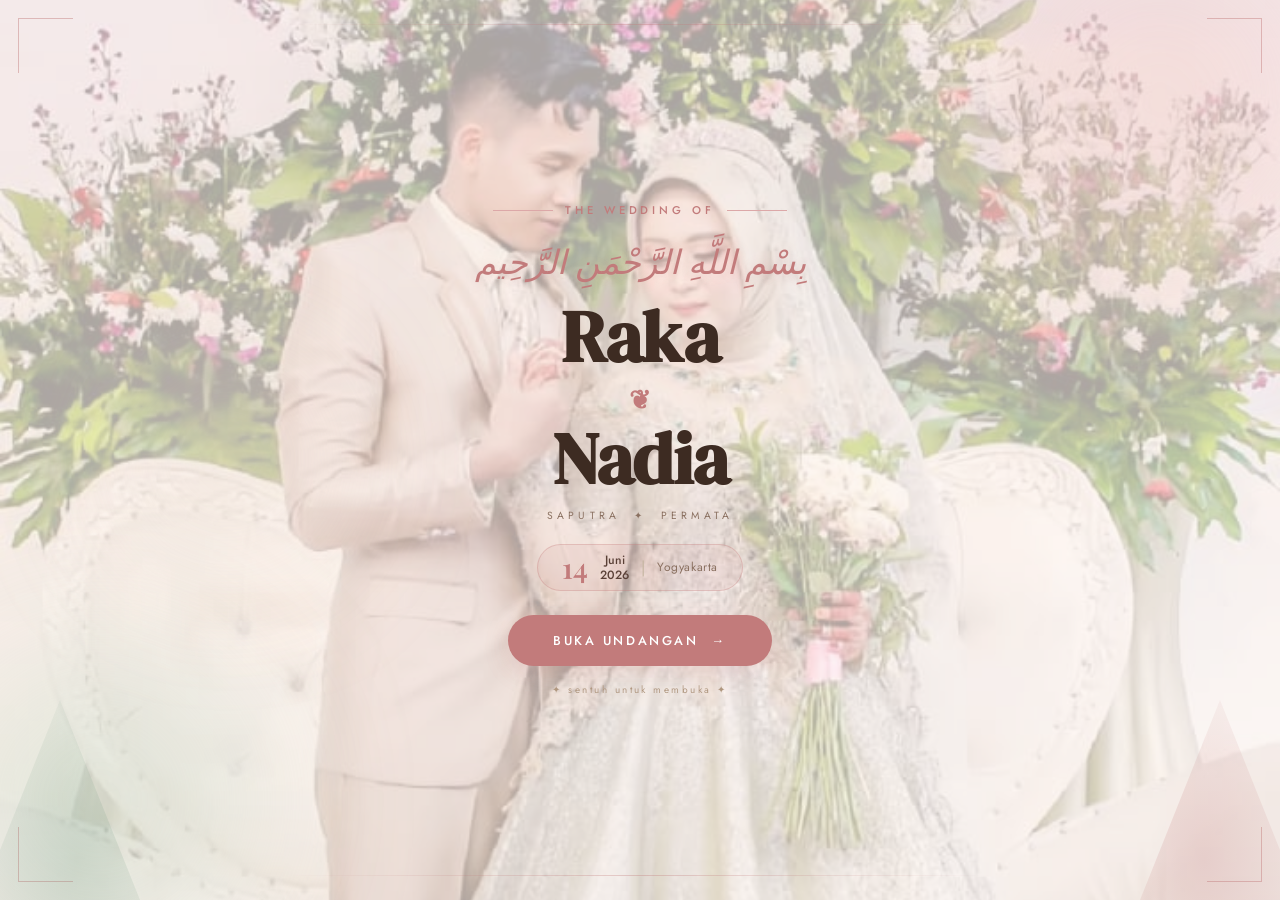
<file: index.html>
<!DOCTYPE html>
<html lang="id">

<head>
  <meta charset="UTF-8" />
  <meta name="viewport" content="width=device-width, initial-scale=1.0" />
  <title>Undangan Pernikahan — Raka & Nadia</title>
  <link rel="stylesheet" href="style.css" />
  <link rel="preconnect" href="https://fonts.googleapis.com" />
  <link rel="preconnect" href="https://fonts.gstatic.com" crossorigin />
  <link
    href="https://fonts.googleapis.com/css2?family=Playfair+Display:ital,wght@0,400;0,600;0,700;1,400;1,600&family=DM+Serif+Display:ital@0;1&family=Jost:wght@300;400;500&display=swap"
    rel="stylesheet" />
</head>

<body>

  <!-- ========== COVER PAGE ========== -->
  <section id="cover-page" class="page cover-page">
    <div class="cover-bg-shapes">
      <div class="bg-blob b1"></div>
      <div class="bg-blob b2"></div>
      <div class="bg-blob b3"></div>
    </div>
    <div class="petals-container" id="petals-bg"></div>

    <div class="cover-frame">
      <div class="cf-corner tl"></div>
      <div class="cf-corner tr"></div>
      <div class="cf-corner bl"></div>
      <div class="cf-corner br"></div>
      <div class="cf-side-h top"></div>
      <div class="cf-side-h bottom"></div>
    </div>

    <div class="cover-content">
      <div class="cover-eyebrow reveal-up delay-1">
        <span class="ey-line"></span>
        <span class="ey-text">The Wedding of</span>
        <span class="ey-line"></span>
      </div>

      <p class="bismillah-cover reveal-fade delay-2">بِسْمِ اللَّهِ الرَّحْمَنِ الرَّحِيم</p>

      <h1 class="cover-names reveal-up delay-3">
        <span class="cn-name">Raka</span>
        <span class="cn-amp">❦</span>
        <span class="cn-name">Nadia</span>
      </h1>

      <div class="cover-monogram reveal-fade delay-4">SAPUTRA &nbsp;✦&nbsp; PERMATA</div>

      <div class="cover-date-strip reveal-up delay-4">
        <span class="cds-num">14</span>
        <div class="cds-text">
          <span>Juni</span>
          <span>2026</span>
        </div>
        <span class="cds-sep">|</span>
        <span class="cds-loc">Yogyakarta</span>
      </div>

      <div class="guest-cover" id="guestDisplay" style="display:none;">
        <p class="gc-to">Kepada Yth.</p>
        <p class="gc-name" id="guestNameCover">—</p>
      </div>

      <button class="cover-btn reveal-up delay-5" onclick="openInvitation()">
        Buka Undangan &nbsp;→
      </button>
      <p class="cover-hint reveal-fade delay-6">✦ sentuh untuk membuka ✦</p>
    </div>

    <div class="leaf-deco leaf-l"></div>
    <div class="leaf-deco leaf-r"></div>
  </section>

  <!-- ========== INVITATION PAGE ========== -->
  <section id="invitation-page" class="page invitation-page hidden">

    <audio id="bgMusic" loop>
      <source src="Westlife - Beautiful in white (Lyrics).mp3" type="audio/mpeg" />
    </audio>

    <!-- Floating Action Buttons -->
    <div class="fab-group">
      <button class="fab music-fab" id="musicBtn" onclick="toggleMusic()" title="Musik">
        <span id="musicIcon">♪</span>
      </button>
    </div>

    <div class="petals-container" id="petals-inv"></div>

    <!-- Side Nav Dots -->
    <nav class="section-nav">
      <button onclick="scrollToSection('hero')" class="nd active" title="Beranda"></button>
      <button onclick="scrollToSection('couple')" class="nd" title="Mempelai"></button>
      <button onclick="scrollToSection('lovestory')" class="nd" title="Love Story"></button>
      <button onclick="scrollToSection('event')" class="nd" title="Acara"></button>
      <button onclick="scrollToSection('gallery')" class="nd" title="Galeri"></button>
      <button onclick="scrollToSection('wishes')" class="nd" title="Ucapan"></button>
    </nav>

    <!-- ─── HERO ─── -->
    <div class="inv-section s-hero" id="hero">
      <div class="petals-container" id="petals-hero"></div>
      <div class="inv-corner-frame">
        <div class="cf-corner tl sm"></div>
        <div class="cf-corner tr sm"></div>
        <div class="cf-corner bl sm"></div>
        <div class="cf-corner br sm"></div>
      </div>
      <div class="section-content text-center">
        <p class="bismillah-inv">بِسْمِ اللَّهِ الرَّحْمَنِ الرَّحِيم</p>
        <p class="inv-greeting">Assalamu'alaikum Warahmatullahi Wabarakatuh</p>
        <div class="slim-div"><span></span><span class="sd-gem">✦</span><span></span></div>
        <p class="inv-intro">Dengan memohon rahmat dan ridho Allah SWT, kami mengundang</p>
        <div class="guest-card" id="guestCard">
          <p class="guest-prefix">Bapak / Ibu / Saudara/i</p>
          <p class="guest-name" id="guestNameInv">Seluruh Tamu Undangan</p>
        </div>
        <p class="inv-intro">untuk hadir memberikan doa restu pada pernikahan kami</p>
        <h2 class="inv-couple">
          <span>Raka Saputra</span>
          <span class="ic-sep">❦</span>
          <span>Nadia Permata</span>
        </h2>
      </div>
    </div>

    <!-- ─── COUPLE ─── -->
    <div class="inv-section s-alt" id="couple">
      <div class="section-content">
        <div class="sec-hdr scroll-reveal">
          <span class="sh-ln"></span>
          <h3 class="sh-ttl">Mempelai</h3><span class="sh-ln"></span>
        </div>
        <div class="couple-wrap">
          <div class="cp-card scroll-reveal">
            <div class="cp-frame">
              <img src="mempelai pria.jpg" alt="Foto Mempelai Pria - Raka Saputra" class="cp-img"
                onerror="this.style.display='none';this.nextElementSibling.style.display='flex';" />
              <div class="cp-fallback groom-fb"><span>RS</span></div>
              <div class="cp-ring"></div>
              <div class="cp-badge">Mempelai Pria</div>
            </div>
            <div class="cp-info">
              <h4 class="cp-fullname">Raka Saputra, S.Kom</h4>
              <p class="cp-sub">Putra pertama dari</p>
              <p class="cp-parents">Bapak H. Darmawan &amp; Ibu Hj. Siti Rahayu</p>
            </div>
          </div>

          <div class="cp-center scroll-reveal">
            <div class="cpc-inner">
              <span class="cpc-icon">💍</span>
              <p class="cpc-txt">bersatu dalam<br>ikatan suci</p>
            </div>
          </div>

          <div class="cp-card scroll-reveal delay-1">
            <div class="cp-frame">
              <img src="mempelai wanita.jpg" alt="Foto Mempelai Wanita - Nadia Permata" class="cp-img"
                onerror="this.style.display='none';this.nextElementSibling.style.display='flex';" />
              <div class="cp-fallback bride-fb"><span>NP</span></div>
              <div class="cp-ring"></div>
              <div class="cp-badge bride-badge">Mempelai Wanita</div>
            </div>
            <div class="cp-info">
              <h4 class="cp-fullname">Nadia Permata, S.Pd</h4>
              <p class="cp-sub">Putri pertama dari</p>
              <p class="cp-parents">Bapak H. Kurniawan &amp; Ibu Hj. Dewi Lestari</p>
            </div>
          </div>
        </div>
      </div>
    </div>

    <!-- ─── LOVE STORY ─── -->
    <div class="inv-section s-lovestory" id="lovestory">
      <div class="ls-watermark">LOVE</div>
      <div class="section-content">
        <div class="sec-hdr scroll-reveal">
          <span class="sh-ln"></span>
          <h3 class="sh-ttl">Perjalanan Kami</h3><span class="sh-ln"></span>
        </div>
        <p class="ls-sub scroll-reveal">— Our Love Story —</p>

        <div class="timeline">

          <div class="tl-node left scroll-reveal">
            <div class="tl-dot-wrap">
              <div class="tl-dot"><span>💫</span></div>
            </div>
            <div class="tl-card">
              <span class="tl-yr">2018</span>
              <h4 class="tl-title">Pertemuan Pertama</h4>
              <p class="tl-body">Takdir mempertemukan kami di bangku kuliah yang sama. Satu tatapan sederhana yang
                menjadi awal dari segalanya — sebuah halaman pertama dari kisah yang indah.</p>
            </div>
          </div>

          <div class="tl-node right scroll-reveal delay-1">
            <div class="tl-dot-wrap">
              <div class="tl-dot"><span>🌱</span></div>
            </div>
            <div class="tl-card">
              <span class="tl-yr">2019</span>
              <h4 class="tl-title">Bertumbuh Bersama</h4>
              <p class="tl-body">Dari sekadar teman sekelas menjadi sahabat terbaik. Bersama melewati masa-masa sulit
                dan penuh tawa selama perjalanan kuliah yang tak terlupakan.</p>
            </div>
          </div>

          <div class="tl-node left scroll-reveal delay-1">
            <div class="tl-dot-wrap">
              <div class="tl-dot"><span>💌</span></div>
            </div>
            <div class="tl-card">
              <span class="tl-yr">2020</span>
              <h4 class="tl-title">Pengakuan Cinta</h4>
              <p class="tl-body">Di bawah langit senja yang jingga, ia akhirnya mengungkapkan perasaannya. Sebuah momen
                magis yang akan selamanya terukir di hati.</p>
            </div>
          </div>

          <div class="tl-node right scroll-reveal delay-2">
            <div class="tl-dot-wrap">
              <div class="tl-dot"><span>🌸</span></div>
            </div>
            <div class="tl-card">
              <span class="tl-yr">2022</span>
              <h4 class="tl-title">Lamaran</h4>
              <p class="tl-body">Dengan penuh keberanian dan doa yang tulus, ia datang melamar. Sebuah janji suci yang
                diucapkan dengan haru di hadapan kedua keluarga tercinta.</p>
            </div>
          </div>

          <div class="tl-node left scroll-reveal delay-2">
            <div class="tl-dot-wrap">
              <div class="tl-dot"><span>💍</span></div>
            </div>
            <div class="tl-card highlight">
              <span class="tl-yr">2026</span>
              <h4 class="tl-title">Menuju Pelaminan</h4>
              <p class="tl-body">Setelah perjalanan panjang penuh warna, saatnya kami resmi bersatu dalam ikatan
                pernikahan yang suci dan penuh berkah. Dan kisah ini baru saja dimulai...</p>
            </div>
          </div>

        </div>

        <div class="ls-quote-box scroll-reveal">
          <span class="lsq-mark">"</span>
          <p class="lsq-text">Cinta bukan soal menemukan orang yang sempurna, melainkan memilih untuk setia pada
            seseorang dan tumbuh bersama dalam segala ketidaksempurnaan.</p>
        </div>
      </div>
    </div>

    <!-- ─── EVENT ─── -->
    <div class="inv-section s-alt" id="event">
      <div class="section-content">
        <div class="sec-hdr scroll-reveal">
          <span class="sh-ln"></span>
          <h3 class="sh-ttl">Rangkaian Acara</h3><span class="sh-ln"></span>
        </div>

        <div class="event-grid">
          <div class="ev-card scroll-reveal">
            <div class="ev-top">
              <span class="ev-badge akad">Akad Nikah</span>
              <span class="ev-icon">🕌</span>
            </div>
            <ul class="ev-details">
              <li><span class="evd-ico">📅</span> Sabtu, 14 Juni 2026</li>
              <li><span class="evd-ico">⏰</span> 08.00 – 10.00 WIB</li>
              <li><span class="evd-ico">📍</span> Masjid Al-Ikhlas, Jl. Mawar No.10, Yogyakarta</li>
            </ul>
            <div class="countdown" data-target="2026-06-14T08:00:00">
              <p class="cd-lbl-top">Hitung Mundur</p>
              <div class="cd-row">
                <div class="cd-unit"><span class="cd-n" data-unit="d">00</span><span class="cd-l">Hari</span></div>
                <span class="cd-col">:</span>
                <div class="cd-unit"><span class="cd-n" data-unit="h">00</span><span class="cd-l">Jam</span></div>
                <span class="cd-col">:</span>
                <div class="cd-unit"><span class="cd-n" data-unit="m">00</span><span class="cd-l">Menit</span></div>
                <span class="cd-col">:</span>
                <div class="cd-unit"><span class="cd-n" data-unit="s">00</span><span class="cd-l">Detik</span></div>
              </div>
            </div>
            <a href="https://maps.google.com/?q=Masjid+Al-Ikhlas+Yogyakarta" target="_blank" class="ev-map-btn">📍 Lihat
              di Google Maps</a>
            <div class="maps-embed">
              <iframe title="Lokasi Akad Nikah"
                src="https://www.google.com/maps/embed?pb=!1m18!1m12!1m3!1d3952.6!2d110.3695!3d-7.7956!2m3!1f0!2f0!3f0!3m2!1i1024!2i768!4f13.1!3m3!1m2!1s0x2e7a5786c5b21e9b%3A0x1a2b3c4d5e6f7890!2sMasjid+Al-Ikhlas%2C+Yogyakarta!5e0!3m2!1sid!2sid!4v1700000000000"
                width="100%" height="200" style="border:0;border-radius:10px;" allowfullscreen="" loading="lazy"
                referrerpolicy="no-referrer-when-downgrade"></iframe>
            </div>
          </div>

          <div class="ev-card scroll-reveal delay-1">
            <div class="ev-top">
              <span class="ev-badge resepsi">Resepsi</span>
              <span class="ev-icon">🎊</span>
            </div>
            <ul class="ev-details">
              <li><span class="evd-ico">📅</span> Sabtu, 14 Juni 2026</li>
              <li><span class="evd-ico">⏰</span> 11.00 – 15.00 WIB</li>
              <li><span class="evd-ico">📍</span> Gedung Graha Indah, Jl. Melati No.25, Yogyakarta</li>
            </ul>
            <div class="countdown" data-target="2026-06-14T11:00:00">
              <p class="cd-lbl-top">Hitung Mundur</p>
              <div class="cd-row">
                <div class="cd-unit"><span class="cd-n" data-unit="d">00</span><span class="cd-l">Hari</span></div>
                <span class="cd-col">:</span>
                <div class="cd-unit"><span class="cd-n" data-unit="h">00</span><span class="cd-l">Jam</span></div>
                <span class="cd-col">:</span>
                <div class="cd-unit"><span class="cd-n" data-unit="m">00</span><span class="cd-l">Menit</span></div>
                <span class="cd-col">:</span>
                <div class="cd-unit"><span class="cd-n" data-unit="s">00</span><span class="cd-l">Detik</span></div>
              </div>
            </div>
            <a href="https://maps.google.com/?q=Gedung+Graha+Indah+Yogyakarta" target="_blank" class="ev-map-btn">📍
              Lihat di Google Maps</a>
            <div class="maps-embed">
              <iframe title="Lokasi Resepsi"
                src="https://www.google.com/maps/embed?pb=!1m18!1m12!1m3!1d3952.5!2d110.3650!3d-7.8010!2m3!1f0!2f0!3f0!3m2!1i1024!2i768!4f13.1!3m3!1m2!1s0x2e7a578c!2sGedung+Graha+Indah%2C+Yogyakarta!5e0!3m2!1sid!2sid!4v1700000000001"
                width="100%" height="200" style="border:0;border-radius:10px;" allowfullscreen="" loading="lazy"
                referrerpolicy="no-referrer-when-downgrade"></iframe>
            </div>
          </div>
        </div>

        <blockquote class="ayat-box scroll-reveal">
          <p class="ayat-txt">"Dan di antara tanda-tanda kebesaran-Nya ialah Dia menciptakan pasangan-pasangan untukmu
            dari jenismu sendiri, agar kamu merasa tenteram kepadanya, dan Dia menjadikan di antaramu rasa kasih dan
            sayang."</p>
          <footer class="ayat-src">— QS. Ar-Rum : 21</footer>
        </blockquote>
      </div>
    </div>

    <!-- ─── GALLERY ─── -->
    <div class="inv-section s-gallery" id="gallery">
      <div class="section-content">
        <div class="sec-hdr scroll-reveal">
          <span class="sh-ln"></span>
          <h3 class="sh-ttl">Galeri Foto</h3><span class="sh-ln"></span>
        </div>
        <p class="gal-sub scroll-reveal">Momen berharga yang kami abadikan bersama</p>
        <div class="gal-grid">
          <div class="gi tall scroll-reveal">
            <img src="Foto1.jpg" alt="Foto Prewedding 1 - Raka & Nadia" loading="lazy"
              onerror="this.style.display='none';this.nextElementSibling.style.display='flex';" />
            <div class="gi-ph"><span>📸</span></div>
            <div class="gi-ov">Raka &amp; Nadia</div>
          </div>
          <div class="gi scroll-reveal delay-1">
            <img src="Foto2.jpg" alt="Foto Prewedding 2 - Raka & Nadia" loading="lazy"
              onerror="this.style.display='none';this.nextElementSibling.style.display='flex';" />
            <div class="gi-ph"><span>📸</span></div>
            <div class="gi-ov">Raka &amp; Nadia</div>
          </div>
          <div class="gi scroll-reveal delay-1">
            <img src="Foto3.jpg" alt="Foto Prewedding 3 - Raka & Nadia" loading="lazy"
              onerror="this.style.display='none';this.nextElementSibling.style.display='flex';" />
            <div class="gi-ph"><span>📸</span></div>
            <div class="gi-ov">Raka &amp; Nadia</div>
          </div>
          <div class="gi scroll-reveal delay-2">
            <img src="Foto4.jpg" alt="Foto Prewedding 4 - Raka & Nadia" loading="lazy"
              onerror="this.style.display='none';this.nextElementSibling.style.display='flex';" />
            <div class="gi-ph"><span>📸</span></div>
            <div class="gi-ov">Raka &amp; Nadia</div>
          </div>
          <div class="gi wide scroll-reveal delay-2">
            <img src="Foto5.jpg" alt="Foto Prewedding 5 - Raka & Nadia" loading="lazy"
              onerror="this.style.display='none';this.nextElementSibling.style.display='flex';" />
            <div class="gi-ph"><span>📸</span></div>
            <div class="gi-ov">Raka &amp; Nadia</div>
          </div>
          <div class="gi scroll-reveal delay-3">
            <img src="Foto6.jpg" alt="Foto Prewedding 6 - Raka & Nadia" loading="lazy"
              onerror="this.style.display='none';this.nextElementSibling.style.display='flex';" />
            <div class="gi-ph"><span>📸</span></div>
            <div class="gi-ov">Raka &amp; Nadia</div>
          </div>
        </div>
      </div>
    </div>

    <!-- ─── HADIAH ─── -->
    <div class="inv-section s-hadiah" id="hadiah">
      <div class="section-content">
        <div class="sec-hdr scroll-reveal">
          <span class="sh-ln"></span>
          <h3 class="sh-ttl">Hadiah Pernikahan</h3>
          <span class="sh-ln"></span>
        </div>
        <p class="hadiah-sub scroll-reveal">— Amplop Digital —</p>

        <div class="hadiah-intro scroll-reveal">
          <span class="hi-icon">🎁</span>
          <p class="hi-text">Doa dan kehadiran Anda adalah hadiah terbaik bagi kami.<br>
            Namun jika Anda ingin memberikan hadiah, silakan transfer melalui rekening berikut.</p>
        </div>

        <div class="rekening-grid">

          <!-- Mempelai Pria -->
          <div class="rek-card scroll-reveal">
            <div class="rek-header groom-hdr">
              <div class="rek-avatar g">RS</div>
              <div class="rek-identity">
                <p class="rek-role g">Mempelai Pria</p>
                <p class="rek-name">Raka Saputra</p>
              </div>
            </div>
            <div class="rek-body">
              <div class="rek-bank-row">
                <div class="rek-bank-logo rek-bni">BNI</div>
                <span class="rek-bank-name">Bank BNI</span>
              </div>
              <p class="rek-norek-lbl">Nomor Rekening</p>
              <p class="rek-norek" id="norek-groom">1234 5678 9012</p>
              <p class="rek-atas-nama">a.n. Raka Saputra</p>
              <button class="rek-copy-btn g" onclick="copyRek('norek-groom', this)">Salin Nomor Rekening</button>
            </div>
          </div>

          <!-- Mempelai Wanita -->
          <div class="rek-card scroll-reveal delay-1">
            <div class="rek-header bride-hdr">
              <div class="rek-avatar b">NP</div>
              <div class="rek-identity">
                <p class="rek-role b">Mempelai Wanita</p>
                <p class="rek-name">Nadia Permata</p>
              </div>
            </div>
            <div class="rek-body">
              <div class="rek-bank-row">
                <div class="rek-bank-logo rek-bca">BCA</div>
                <span class="rek-bank-name">Bank BCA</span>
              </div>
              <p class="rek-norek-lbl">Nomor Rekening</p>
              <p class="rek-norek" id="norek-bride">9876 5432 1098</p>
              <p class="rek-atas-nama">a.n. Nadia Permata</p>
              <button class="rek-copy-btn b" onclick="copyRek('norek-bride', this)">Salin Nomor Rekening</button>
            </div>
          </div>

        </div>

        <div class="hadiah-note scroll-reveal">
          <p>Mohon tuliskan nama Anda sebagai keterangan transfer.</p>
          <p>Jazakumullahu khairan atas kebaikan dan doa yang tulus. 🤍</p>
        </div>
      </div>
    </div>

    <!-- ─── WISHES ─── -->
    <div class="inv-section s-wishes" id="wishes">
      <div class="section-content">
        <div class="sec-hdr scroll-reveal">
          <span class="sh-ln"></span>
          <h3 class="sh-ttl">Ucapan &amp; Doa</h3><span class="sh-ln"></span>
        </div>
        <p class="wish-sub scroll-reveal">Doa dan ucapan tulus dari Anda sangat berarti bagi kami</p>

        <form class="wish-form scroll-reveal" onsubmit="submitWish(event)">
          <div class="form-row-2">
            <div class="form-grp">
              <label>Nama</label>
              <input type="text" id="wishName" placeholder="Nama Anda..." required />
            </div>
            <div class="form-grp">
              <label>Kehadiran</label>
              <select id="wishAttend">
                <option value="hadir">✅ Insya Allah Hadir</option>
                <option value="tidak">❌ Tidak Dapat Hadir</option>
                <option value="ragu">🤔 Masih Ragu</option>
              </select>
            </div>
          </div>
          <div class="form-grp">
            <label>Ucapan &amp; Doa</label>
            <textarea id="wishMessage" rows="3" placeholder="Tulis doa dan ucapan tulus untuk mempelai..."></textarea>
          </div>
          <button type="submit" class="wish-btn">Kirim Ucapan ✦</button>
        </form>

        <div class="wish-list" id="wishesList"></div>
      </div>
    </div>

    <!-- ─── FOOTER ─── -->
    <footer class="inv-footer">
      <div class="ft-floral">✿ ❦ ✿</div>
      <h3 class="ft-names">Raka &amp; Nadia</h3>
      <p class="ft-msg">Merupakan suatu kehormatan dan kebahagiaan bagi kami apabila Bapak/Ibu/Saudara/i berkenan hadir
        untuk memberikan doa restu.</p>
      <p class="ft-closing">Wassalamu'alaikum Warahmatullahi Wabarakatuh</p>
      <div class="ft-floral">✿ ❦ ✿</div>
      <p class="ft-date">14 Juni 2026</p>

      <!-- ─── Credit Designer ─── -->
      <div class="ft-designer">
        <p class="ft-design-by">Design by <span>Zhald_Design</span></p>
        <div class="ft-socials">
          <a href="https://instagram.com/rijald_elimanafe" target="_blank" class="ft-social-btn ig">
            <svg width="15" height="15" viewBox="0 0 24 24" fill="currentColor">
              <path
                d="M12 2.163c3.204 0 3.584.012 4.85.07 3.252.148 4.771 1.691 4.919 4.919.058 1.265.069 1.645.069 4.849 0 3.205-.012 3.584-.069 4.849-.149 3.225-1.664 4.771-4.919 4.919-1.266.058-1.644.07-4.85.07-3.204 0-3.584-.012-4.849-.07-3.26-.149-4.771-1.699-4.919-4.92-.058-1.265-.07-1.644-.07-4.849 0-3.204.013-3.583.07-4.849.149-3.227 1.664-4.771 4.919-4.919 1.266-.057 1.645-.069 4.849-.069zm0-2.163c-3.259 0-3.667.014-4.947.072-4.358.2-6.78 2.618-6.98 6.98-.059 1.281-.073 1.689-.073 4.948 0 3.259.014 3.668.072 4.948.2 4.358 2.618 6.78 6.98 6.98 1.281.058 1.689.072 4.948.072 3.259 0 3.668-.014 4.948-.072 4.354-.2 6.782-2.618 6.979-6.98.059-1.28.073-1.689.073-4.948 0-3.259-.014-3.667-.072-4.947-.196-4.354-2.617-6.78-6.979-6.98-1.281-.059-1.69-.073-4.949-.073zm0 5.838c-3.403 0-6.162 2.759-6.162 6.162s2.759 6.163 6.162 6.163 6.162-2.759 6.162-6.163c0-3.403-2.759-6.162-6.162-6.162zm0 10.162c-2.209 0-4-1.79-4-4 0-2.209 1.791-4 4-4s4 1.791 4 4c0 2.21-1.791 4-4 4zm6.406-11.845c-.796 0-1.441.645-1.441 1.44s.645 1.44 1.441 1.44c.795 0 1.439-.645 1.439-1.44s-.644-1.44-1.439-1.44z" />
            </svg>
            @rijald_elimanafe
          </a>
          <a href="https://wa.me/628218912203" target="_blank" class="ft-social-btn wa">
            <svg width="15" height="15" viewBox="0 0 24 24" fill="currentColor">
              <path
                d="M17.472 14.382c-.297-.149-1.758-.867-2.03-.967-.273-.099-.471-.148-.67.15-.197.297-.767.966-.94 1.164-.173.199-.347.223-.644.075-.297-.15-1.255-.463-2.39-1.475-.883-.788-1.48-1.761-1.653-2.059-.173-.297-.018-.458.13-.606.134-.133.298-.347.446-.52.149-.174.198-.298.298-.497.099-.198.05-.371-.025-.52-.075-.149-.669-1.612-.916-2.207-.242-.579-.487-.5-.669-.51-.173-.008-.371-.01-.57-.01-.198 0-.52.074-.792.372-.272.297-1.04 1.016-1.04 2.479 0 1.462 1.065 2.875 1.213 3.074.149.198 2.096 3.2 5.077 4.487.709.306 1.262.489 1.694.625.712.227 1.36.195 1.871.118.571-.085 1.758-.719 2.006-1.413.248-.694.248-1.289.173-1.413-.074-.124-.272-.198-.57-.347m-5.421 7.403h-.004a9.87 9.87 0 01-5.031-1.378l-.361-.214-3.741.982.998-3.648-.235-.374a9.86 9.86 0 01-1.51-5.26c.001-5.45 4.436-9.884 9.888-9.884 2.64 0 5.122 1.03 6.988 2.898a9.825 9.825 0 012.893 6.994c-.003 5.45-4.437 9.884-9.885 9.884m8.413-18.297A11.815 11.815 0 0012.05 0C5.495 0 .16 5.335.157 11.892c0 2.096.547 4.142 1.588 5.945L.057 24l6.305-1.654a11.882 11.882 0 005.683 1.448h.005c6.554 0 11.89-5.335 11.893-11.893a11.821 11.821 0 00-3.48-8.413z" />
            </svg>
            0821 8912 203
          </a>
        </div>
      </div>
    </footer>

  </section>

  <div class="page-transition" id="pageTransition"></div>
  <script src="script.js"></script>
</body>

</html>
</file>
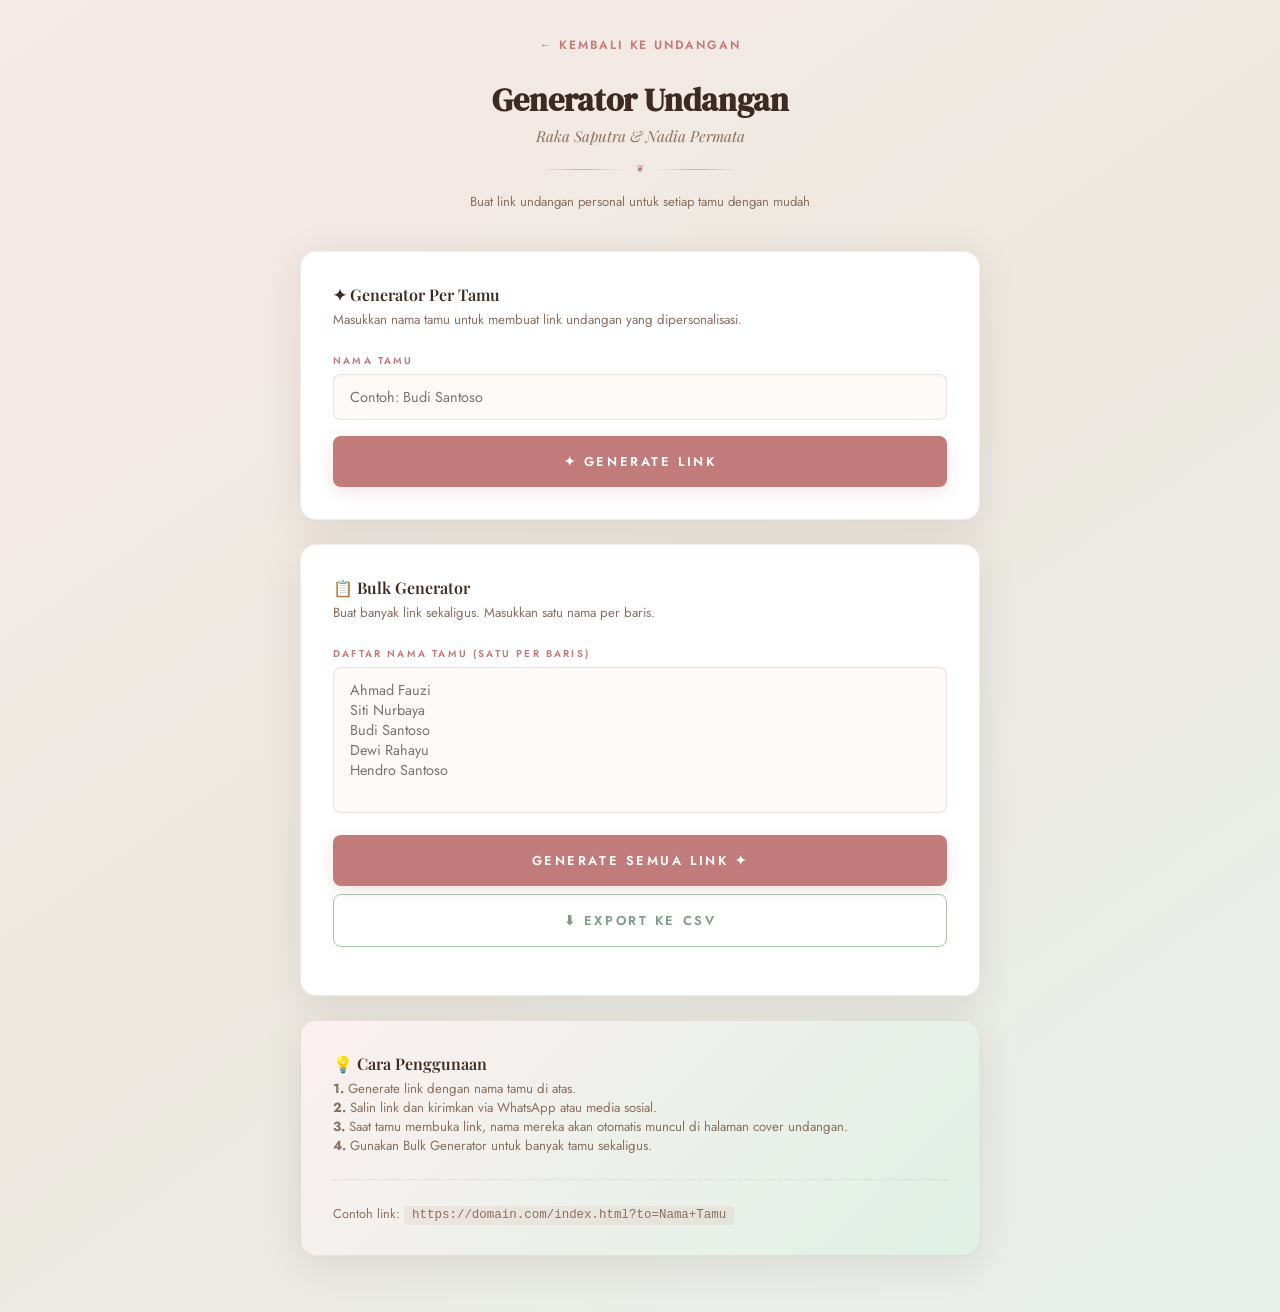
<file: generator.html>
<!DOCTYPE html>
<html lang="id">
<head>
  <meta charset="UTF-8" />
  <meta name="viewport" content="width=device-width, initial-scale=1.0" />
  <title>Generator Undangan — Raka & Nadia</title>
  <link rel="preconnect" href="https://fonts.googleapis.com" />
  <link rel="preconnect" href="https://fonts.gstatic.com" crossorigin />
  <link href="https://fonts.googleapis.com/css2?family=Playfair+Display:ital,wght@0,400;0,600;1,400&family=DM+Serif+Display:ital@0;1&family=Jost:wght@300;400;500;600&display=swap" rel="stylesheet" />
  <style>
    :root {
      --rose:        #C27B7B;
      --rose-light:  #DCA8A8;
      --rose-pale:   #F2DADA;
      --rose-ultra:  #FBF0F0;
      --sage:        #7A9E87;
      --sage-light:  #A8C4B0;
      --sage-pale:   #DFF0E5;
      --warm-white:  #FDFAF7;
      --warm-cream:  #F6EFE6;
      --warm-sand:   #EBE0D0;
      --warm-brown:  #7A5C4A;
      --text-h:      #3D2B22;
      --text-body:   #5A4037;
      --text-soft:   #8A7060;
      --shadow-rose: rgba(194,123,123,0.22);
      --ff-display:  'Playfair Display', serif;
      --ff-heading:  'DM Serif Display', serif;
      --ff-body:     'Jost', sans-serif;
      --t:           all 0.35s cubic-bezier(0.25,0.46,0.45,0.94);
    }

    *, *::before, *::after { box-sizing: border-box; margin: 0; padding: 0; }
    body {
      font-family: var(--ff-body);
      background: linear-gradient(145deg, #F7EBE8 0%, #EDE8E0 50%, #E8F0EC 100%);
      min-height: 100vh; color: var(--text-body);
      padding: 2rem 1rem;
    }

    .gen-wrapper {
      max-width: 680px; margin: 0 auto;
    }

    /* Header */
    .gen-header { text-align: center; margin-bottom: 2.5rem; }
    .gen-back-link {
      display: inline-flex; align-items: center; gap: 0.4rem;
      font-size: 0.75rem; letter-spacing: 0.15em; text-transform: uppercase;
      color: var(--rose); font-weight: 600;
      text-decoration: none; margin-bottom: 1.5rem;
      transition: var(--t);
    }
    .gen-back-link:hover { color: #B06A6A; transform: translateX(-3px); }

    .gen-logo { font-family: var(--ff-heading); font-size: 2rem; color: var(--text-h); margin-bottom: 0.25rem; }
    .gen-tagline { font-family: var(--ff-display); font-style: italic; font-size: 0.95rem; color: var(--text-soft); }

    .gen-divider {
      display: flex; align-items: center; gap: 0.75rem;
      max-width: 200px; margin: 1rem auto;
    }
    .gen-divider span:not(.gd-dot) { flex: 1; height: 1px; background: linear-gradient(90deg, transparent, var(--rose-light), transparent); }
    .gd-dot { color: var(--rose); font-size: 0.6rem; }

    /* Card */
    .gen-card {
      background: #fff; border-radius: 16px; padding: 2rem;
      border: 1px solid rgba(194,123,123,0.15);
      box-shadow: 0 8px 40px rgba(61,43,34,0.1);
      margin-bottom: 1.5rem;
    }

    .card-title {
      font-family: var(--ff-display); font-size: 1rem; font-weight: 600;
      color: var(--text-h); margin-bottom: 0.3rem; display: flex; align-items: center; gap: 0.5rem;
    }
    .card-desc { font-size: 0.83rem; color: var(--text-soft); margin-bottom: 1.5rem; }

    /* Form */
    .form-grp { margin-bottom: 1rem; }
    .form-grp label {
      display: block; font-size: 0.62rem; letter-spacing: 0.22em;
      text-transform: uppercase; color: var(--rose); margin-bottom: 0.4rem; font-weight: 600;
    }
    .form-grp input,
    .form-grp textarea {
      width: 100%; background: var(--warm-white);
      border: 1.5px solid rgba(194,123,123,0.2); border-radius: 8px;
      padding: 0.75rem 1rem; font-family: var(--ff-body);
      font-size: 0.9rem; color: var(--text-h); outline: none;
      transition: var(--t); resize: none;
    }
    .form-grp input:focus,
    .form-grp textarea:focus {
      border-color: var(--rose); box-shadow: 0 0 0 3px rgba(194,123,123,0.12);
    }

    /* Buttons */
    .btn-primary {
      width: 100%; background: var(--rose); color: #fff;
      font-family: var(--ff-body); font-size: 0.8rem; letter-spacing: 0.2em;
      text-transform: uppercase; font-weight: 600;
      border: none; padding: 1rem; border-radius: 8px;
      cursor: pointer; transition: var(--t);
      box-shadow: 0 4px 16px var(--shadow-rose);
    }
    .btn-primary:hover { background: #B06A6A; transform: translateY(-2px); box-shadow: 0 8px 24px var(--shadow-rose); }

    .btn-secondary {
      width: 100%; background: transparent;
      border: 1.5px solid var(--sage-light); color: var(--sage);
      font-family: var(--ff-body); font-size: 0.8rem; letter-spacing: 0.2em;
      text-transform: uppercase; font-weight: 600;
      padding: 1rem; border-radius: 8px;
      cursor: pointer; transition: var(--t); margin-top: 0.5rem;
    }
    .btn-secondary:hover { background: var(--sage); color: #fff; border-color: var(--sage); }

    /* Result box */
    .result-box {
      background: var(--rose-ultra); border: 1px solid rgba(194,123,123,0.2);
      border-radius: 10px; padding: 1.25rem; margin-top: 1.25rem; display: none;
    }
    .result-label { font-size: 0.62rem; letter-spacing: 0.2em; text-transform: uppercase; color: var(--rose); font-weight: 600; margin-bottom: 0.5rem; display: block; }

    .link-row { display: flex; gap: 0.5rem; margin-bottom: 0.75rem; }
    .link-row input {
      flex: 1; background: #fff; border: 1px solid rgba(194,123,123,0.2);
      border-radius: 6px; padding: 0.6rem 0.85rem; font-size: 0.82rem;
      color: var(--text-soft); outline: none; min-width: 0;
    }
    .copy-btn {
      background: var(--rose); color: #fff; border: none;
      padding: 0.6rem 1.1rem; border-radius: 6px; cursor: pointer;
      font-size: 0.8rem; font-family: var(--ff-body); font-weight: 600;
      transition: var(--t); white-space: nowrap;
    }
    .copy-btn:hover { background: #B06A6A; }

    .preview-card {
      background: #fff; border-radius: 8px; padding: 1rem 1.25rem;
      font-family: var(--ff-display); font-style: italic;
      font-size: 0.9rem; color: var(--text-soft); margin-bottom: 0.75rem;
      border: 1px solid rgba(194,123,123,0.12);
      line-height: 1.6;
    }

    /* Share buttons */
    .share-row { display: flex; gap: 0.5rem; flex-wrap: wrap; }
    .share-wa {
      flex: 1; background: #25D366; color: #fff; border: none;
      padding: 0.7rem 1rem; border-radius: 7px; cursor: pointer;
      font-size: 0.8rem; font-family: var(--ff-body); font-weight: 600;
      display: flex; align-items: center; justify-content: center; gap: 0.4rem;
      transition: var(--t); min-width: 130px;
    }
    .share-wa:hover { background: #128C7E; }
    .share-copy {
      flex: 1; background: var(--warm-cream); border: 1px solid var(--warm-sand);
      color: var(--text-body); padding: 0.7rem 1rem; border-radius: 7px;
      cursor: pointer; font-size: 0.8rem; font-family: var(--ff-body); font-weight: 500;
      transition: var(--t); min-width: 130px;
    }
    .share-copy:hover { background: var(--rose); color: #fff; border-color: var(--rose); }

    /* Divider */
    .section-sep { border: none; border-top: 1px dashed rgba(194,123,123,0.2); margin: 1.5rem 0; }

    /* Bulk */
    .bulk-results {
      display: flex; flex-direction: column; gap: 0.4rem;
      max-height: 280px; overflow-y: auto; margin-top: 1rem;
    }
    .bulk-item {
      display: flex; align-items: center; justify-content: space-between; gap: 0.5rem;
      background: var(--warm-white); border: 1px solid rgba(194,123,123,0.12);
      border-radius: 7px; padding: 0.55rem 0.9rem;
    }
    .bi-num  { font-size: 0.65rem; color: var(--text-soft); min-width: 20px; font-weight: 600; }
    .bi-name { font-size: 0.85rem; color: var(--text-body); flex: 1; min-width: 0; overflow: hidden; text-overflow: ellipsis; white-space: nowrap; }
    .bi-btn  {
      background: none; border: 1px solid rgba(194,123,123,0.3); color: var(--rose);
      padding: 0.22rem 0.65rem; border-radius: 5px; cursor: pointer; font-size: 0.72rem;
      font-family: var(--ff-body); transition: var(--t); flex-shrink: 0;
    }
    .bi-btn:hover { background: var(--rose); color: #fff; }
    .bi-wa {
      background: none; border: 1px solid rgba(37,211,102,0.4); color: #25D366;
      padding: 0.22rem 0.65rem; border-radius: 5px; cursor: pointer; font-size: 0.72rem;
      font-family: var(--ff-body); transition: var(--t); flex-shrink: 0;
    }
    .bi-wa:hover { background: #25D366; color: #fff; }

    /* Export */
    .export-btn {
      display: inline-flex; align-items: center; gap: 0.5rem;
      background: var(--sage); color: #fff; border: none;
      padding: 0.7rem 1.5rem; border-radius: 7px; cursor: pointer;
      font-size: 0.78rem; font-family: var(--ff-body); font-weight: 600;
      letter-spacing: 0.1em; transition: var(--t); margin-top: 0.75rem;
    }
    .export-btn:hover { background: #5F8A70; }

    /* Stats */
    .stats-bar { display: flex; gap: 1rem; margin-top: 1rem; flex-wrap: wrap; }
    .stat-pill {
      background: var(--rose-ultra); border: 1px solid rgba(194,123,123,0.2);
      border-radius: 20px; padding: 0.35rem 0.9rem;
      font-size: 0.78rem; color: var(--rose); font-weight: 500;
    }

    /* Toast */
    #toast {
      position: fixed; bottom: 2rem; left: 50%; transform: translateX(-50%) translateY(15px);
      background: var(--text-h); color: var(--rose-pale);
      font-family: var(--ff-body); font-size: 0.8rem; letter-spacing: 0.08em;
      padding: 0.65rem 1.5rem; border-radius: 30px;
      border: 1px solid rgba(194,123,123,0.3);
      z-index: 999; opacity: 0; pointer-events: none;
      transition: opacity 0.3s ease, transform 0.3s ease;
      box-shadow: 0 6px 24px rgba(61,43,34,0.3);
    }

    /* Scrollbar */
    ::-webkit-scrollbar { width: 5px; }
    ::-webkit-scrollbar-track { background: var(--warm-cream); }
    ::-webkit-scrollbar-thumb { background: var(--rose-light); border-radius: 5px; }
  </style>
</head>
<body>

<div class="gen-wrapper">

  <!-- Header -->
  <div class="gen-header">
    <a href="index.html" class="gen-back-link">← Kembali ke Undangan</a>
    <h1 class="gen-logo">Generator Undangan</h1>
    <p class="gen-tagline">Raka Saputra &amp; Nadia Permata</p>
    <div class="gen-divider">
      <span></span><span class="gd-dot">❦</span><span></span>
    </div>
    <p style="font-size:0.82rem;color:var(--text-soft);">Buat link undangan personal untuk setiap tamu dengan mudah</p>
  </div>

  <!-- Single Generator -->
  <div class="gen-card">
    <h2 class="card-title">✦ Generator Per Tamu</h2>
    <p class="card-desc">Masukkan nama tamu untuk membuat link undangan yang dipersonalisasi.</p>

    <div class="form-grp">
      <label>Nama Tamu</label>
      <input type="text" id="singleName" placeholder="Contoh: Budi Santoso" oninput="clearResult()" />
    </div>
    <button class="btn-primary" onclick="generateSingle()">✦ Generate Link</button>

    <div class="result-box" id="singleResult">
      <span class="result-label">Link Undangan Tamu:</span>
      <div class="link-row">
        <input type="text" id="singleLink" readonly />
        <button class="copy-btn" onclick="copyText('singleLink')">Salin</button>
      </div>
      <span class="result-label">Preview Undangan:</span>
      <div class="preview-card" id="singlePreview"></div>
      <div class="share-row">
        <button class="share-wa" onclick="shareWA()">
          <svg width="16" height="16" viewBox="0 0 24 24" fill="currentColor"><path d="M17.472 14.382c-.297-.149-1.758-.867-2.03-.967-.273-.099-.471-.148-.67.15-.197.297-.767.966-.94 1.164-.173.199-.347.223-.644.075-.297-.15-1.255-.463-2.39-1.475-.883-.788-1.48-1.761-1.653-2.059-.173-.297-.018-.458.13-.606.134-.133.298-.347.446-.52.149-.174.198-.298.298-.497.099-.198.05-.371-.025-.52-.075-.149-.669-1.612-.916-2.207-.242-.579-.487-.5-.669-.51-.173-.008-.371-.01-.57-.01-.198 0-.52.074-.792.372-.272.297-1.04 1.016-1.04 2.479 0 1.462 1.065 2.875 1.213 3.074.149.198 2.096 3.2 5.077 4.487.709.306 1.262.489 1.694.625.712.227 1.36.195 1.871.118.571-.085 1.758-.719 2.006-1.413.248-.694.248-1.289.173-1.413-.074-.124-.272-.198-.57-.347m-5.421 7.403h-.004a9.87 9.87 0 01-5.031-1.378l-.361-.214-3.741.982.998-3.648-.235-.374a9.86 9.86 0 01-1.51-5.26c.001-5.45 4.436-9.884 9.888-9.884 2.64 0 5.122 1.03 6.988 2.898a9.825 9.825 0 012.893 6.994c-.003 5.45-4.437 9.884-9.885 9.884m8.413-18.297A11.815 11.815 0 0012.05 0C5.495 0 .16 5.335.157 11.892c0 2.096.547 4.142 1.588 5.945L.057 24l6.305-1.654a11.882 11.882 0 005.683 1.448h.005c6.554 0 11.89-5.335 11.893-11.893a11.821 11.821 0 00-3.48-8.413z"/></svg>
          Share WhatsApp
        </button>
        <button class="share-copy" onclick="copyText('singleLink')">📋 Salin Link</button>
      </div>
    </div>
  </div>

  <!-- Bulk Generator -->
  <div class="gen-card">
    <h2 class="card-title">📋 Bulk Generator</h2>
    <p class="card-desc">Buat banyak link sekaligus. Masukkan satu nama per baris.</p>

    <div class="form-grp">
      <label>Daftar Nama Tamu (satu per baris)</label>
      <textarea id="bulkNames" rows="6" placeholder="Ahmad Fauzi&#10;Siti Nurbaya&#10;Budi Santoso&#10;Dewi Rahayu&#10;Hendro Santoso"></textarea>
    </div>
    <button class="btn-primary" onclick="generateBulk()">Generate Semua Link ✦</button>
    <button class="btn-secondary" onclick="exportCSV()">⬇ Export ke CSV</button>

    <div class="stats-bar" id="bulkStats" style="display:none;">
      <span class="stat-pill" id="statTotal"></span>
    </div>

    <div class="bulk-results" id="bulkResults"></div>
  </div>

  <!-- Info Card -->
  <div class="gen-card" style="background: linear-gradient(135deg, var(--rose-ultra), var(--sage-pale));">
    <h2 class="card-title">💡 Cara Penggunaan</h2>
    <p class="card-desc" style="margin-bottom:0;">
      <strong>1.</strong> Generate link dengan nama tamu di atas.<br>
      <strong>2.</strong> Salin link dan kirimkan via WhatsApp atau media sosial.<br>
      <strong>3.</strong> Saat tamu membuka link, nama mereka akan otomatis muncul di halaman cover undangan.<br>
      <strong>4.</strong> Gunakan Bulk Generator untuk banyak tamu sekaligus.
    </p>
    <hr class="section-sep" />
    <p style="font-size:0.8rem; color:var(--text-soft);">
      Contoh link: <code style="background:rgba(194,123,123,0.1); padding:0.15rem 0.5rem; border-radius:4px; font-size:0.78rem;">https://domain.com/index.html?to=Nama+Tamu</code>
    </p>
  </div>

</div>

<div id="toast"></div>

<script>
  // Base URL points to index.html, NOT generator.html
  function getBase() {
    const url = new URL(window.location.href);
    url.pathname = url.pathname.replace("generator.html", "index.html");
    url.search = "";
    url.hash = "";
    return url.toString();
  }

  function buildLink(name) {
    return getBase() + "?to=" + encodeURIComponent(name);
  }

  function generateSingle() {
    const name = document.getElementById("singleName").value.trim();
    if (!name) { showToast("⚠ Masukkan nama tamu terlebih dahulu"); return; }

    const url = buildLink(name);
    document.getElementById("singleLink").value = url;
    document.getElementById("singlePreview").innerHTML =
      `Kepada Yth. <strong>${esc(name)}</strong><br><em>— Undangan Pernikahan Raka & Nadia —</em>`;
    document.getElementById("singleResult").style.display = "block";
    document.getElementById("singleResult").scrollIntoView({ behavior: "smooth", block: "nearest" });
  }

  function clearResult() {
    document.getElementById("singleResult").style.display = "none";
  }

  function shareWA() {
    const name = document.getElementById("singleName").value.trim();
    const url  = document.getElementById("singleLink").value;
    if (!url) return;

    const msg = `Assalamu'alaikum Wr. Wb. 🌸\n\nKepada Yth.\n*${name}*\n\nDengan penuh sukacita, kami mengundang Bapak/Ibu/Saudara/i untuk hadir dalam pernikahan kami:\n\n💍 *Raka Saputra & Nadia Permata*\n📅 Sabtu, 14 Juni 2025\n📍 Yogyakarta\n\nUndangan digital:\n${url}\n\nKehadiran Anda adalah kebahagiaan kami 🌸\nWassalamu'alaikum Wr. Wb.`;
    window.open("https://wa.me/?text=" + encodeURIComponent(msg), "_blank");
  }

  function generateBulk() {
    const raw   = document.getElementById("bulkNames").value.trim();
    const names = raw.split("\n").map(n => n.trim()).filter(Boolean);
    if (!names.length) { showToast("⚠ Masukkan setidaknya satu nama"); return; }

    const container = document.getElementById("bulkResults");
    container.innerHTML = "";

    names.forEach((name, i) => {
      const url = buildLink(name);
      const item = document.createElement("div");
      item.className = "bulk-item";
      item.innerHTML = `
        <span class="bi-num">${i + 1}.</span>
        <span class="bi-name" title="${esc(name)}">${esc(name)}</span>
        <button class="bi-wa"   onclick="shareWABulk('${esc(url)}','${esc(name)}')">WA</button>
        <button class="bi-btn"  onclick="copyText2('${esc(url)}')">Salin</button>
      `;
      container.appendChild(item);
    });

    const stats = document.getElementById("bulkStats");
    document.getElementById("statTotal").textContent = `${names.length} link dibuat`;
    stats.style.display = "flex";
    showToast(`✦ ${names.length} link berhasil dibuat!`);
  }

  function shareWABulk(url, name) {
    const msg = `Assalamu'alaikum Wr. Wb. 🌸\n\nKepada Yth.\n*${name}*\n\nKami mengundang Anda dalam pernikahan kami:\n\n💍 *Raka Saputra & Nadia Permata*\n📅 Sabtu, 14 Juni 2025\n\n${url}\n\nWassalamu'alaikum Wr. Wb. 🌸`;
    window.open("https://wa.me/?text=" + encodeURIComponent(msg), "_blank");
  }

  function exportCSV() {
    const raw   = document.getElementById("bulkNames").value.trim();
    const names = raw.split("\n").map(n => n.trim()).filter(Boolean);
    if (!names.length) { showToast("⚠ Masukkan nama terlebih dahulu"); return; }

    const rows = [["No", "Nama Tamu", "Link Undangan"]];
    names.forEach((name, i) => rows.push([i + 1, name, buildLink(name)]));

    const csv = rows.map(r => r.map(v => `"${v}"`).join(",")).join("\n");
    const blob = new Blob([csv], { type: "text/csv;charset=utf-8;" });
    const a    = document.createElement("a");
    a.href     = URL.createObjectURL(blob);
    a.download = "undangan-raka-nadia.csv";
    a.click();
    showToast("✦ File CSV berhasil diunduh!");
  }

  function copyText(inputId) {
    const input = document.getElementById(inputId);
    if (!input?.value) return;
    doCopy(input.value);
  }

  function copyText2(text) { doCopy(text); }

  function doCopy(text) {
    navigator.clipboard.writeText(text)
      .then(() => showToast("✓ Link berhasil disalin!"))
      .catch(() => {
        const t = document.createElement("textarea");
        t.value = text;
        document.body.appendChild(t);
        t.select();
        document.execCommand("copy");
        document.body.removeChild(t);
        showToast("✓ Link berhasil disalin!");
      });
  }

  function showToast(msg) {
    const t = document.getElementById("toast");
    t.textContent = msg;
    t.style.opacity = "1";
    t.style.transform = "translateX(-50%) translateY(0)";
    setTimeout(() => {
      t.style.opacity = "0";
      t.style.transform = "translateX(-50%) translateY(15px)";
    }, 2600);
  }

  function esc(str) {
    return String(str)
      .replace(/&/g,"&amp;").replace(/</g,"&lt;").replace(/>/g,"&gt;")
      .replace(/"/g,"&quot;").replace(/'/g,"&#39;");
  }

  // Enter key on single input
  document.getElementById("singleName").addEventListener("keydown", e => {
    if (e.key === "Enter") generateSingle();
  });
</script>
</body>
</html>
</file>
<file: style.css>
/* ============================================================
   UNDANGAN PERNIKAHAN — RAKA & NADIA
   Theme: Dusty Rose × Sage Green × Warm White
   Version 3.0 — Fixed badge overlap + Latar.jpg cover bg
   ============================================================ */

/* ── Variables ── */
:root {
  /* Dusty Rose Palette */
  --rose: #C27B7B;
  --rose-light: #DCA8A8;
  --rose-pale: #F2DADA;
  --rose-ultra: #FBF0F0;

  /* Sage Green Palette */
  --sage: #7A9E87;
  --sage-light: #A8C4B0;
  --sage-pale: #DFF0E5;
  --sage-ultra: #F3FAF5;

  /* Warm Neutral */
  --warm-white: #FDFAF7;
  --warm-cream: #F6EFE6;
  --warm-sand: #EBE0D0;
  --warm-taupe: #C5B5A0;
  --warm-brown: #7A5C4A;

  /* Text */
  --text-h: #3D2B22;
  --text-body: #5A4037;
  --text-soft: #8A7060;
  --text-muted: #B09880;

  /* Shadows & Overlays */
  --shadow-rose: rgba(194, 123, 123, 0.22);
  --shadow-sage: rgba(122, 158, 135, 0.22);
  --shadow-warm: rgba(61, 43, 34, 0.12);

  /* Fonts */
  --ff-display: 'Playfair Display', serif;
  --ff-heading: 'DM Serif Display', serif;
  --ff-body: 'Jost', sans-serif;

  /* Transition */
  --t: all 0.4s cubic-bezier(0.25, 0.46, 0.45, 0.94);
}

/* ── Reset ── */
*,
*::before,
*::after {
  box-sizing: border-box;
  margin: 0;
  padding: 0;
}

html {
  scroll-behavior: smooth;
}

body {
  font-family: var(--ff-body);
  background: var(--warm-white);
  color: var(--text-body);
  overflow-x: hidden;
  line-height: 1.7;
}

a {
  text-decoration: none;
}

img {
  display: block;
  max-width: 100%;
}

.page {
  min-height: 100vh;
  position: relative;
  overflow: hidden;
}

.hidden {
  display: none !important;
}

.text-center {
  text-align: center;
}

/* ============================================================
   COVER PAGE
   ============================================================ */
.cover-page {
  background: url('Latar.jpg') center center / cover no-repeat;
  display: flex;
  align-items: center;
  justify-content: center;
  min-height: 100vh;
  text-align: center;
  position: relative;
}

/* Overlay agar teks tetap terbaca di atas foto latar */
.cover-page::before {
  content: '';
  position: absolute;
  inset: 0;
  background: rgba(253, 243, 238, 0.68);
  z-index: 0;
}

/* Blob backgrounds */
.cover-bg-shapes {
  position: absolute;
  inset: 0;
  overflow: hidden;
  pointer-events: none;
  z-index: 1;
}

.bg-blob {
  position: absolute;
  border-radius: 50%;
  filter: blur(80px);
  opacity: 0.35;
}

.b1 {
  width: 400px;
  height: 400px;
  background: #E8BABA;
  top: -100px;
  right: -80px;
  animation: blobFloat 8s ease-in-out infinite;
}

.b2 {
  width: 320px;
  height: 320px;
  background: #B8D4C0;
  bottom: -60px;
  left: -60px;
  animation: blobFloat 10s ease-in-out infinite 2s;
}

.b3 {
  width: 200px;
  height: 200px;
  background: #E8D8C8;
  top: 40%;
  left: 10%;
  animation: blobFloat 7s ease-in-out infinite 1s;
}

/* Frame */
.cover-frame {
  position: absolute;
  inset: 0;
  pointer-events: none;
  z-index: 2;
}

.cf-corner {
  position: absolute;
  width: 55px;
  height: 55px;
  border-color: rgba(194, 123, 123, 0.45);
  border-style: solid;
}

.cf-corner.tl {
  top: 18px;
  left: 18px;
  border-width: 1.5px 0 0 1.5px;
}

.cf-corner.tr {
  top: 18px;
  right: 18px;
  border-width: 1.5px 1.5px 0 0;
}

.cf-corner.bl {
  bottom: 18px;
  left: 18px;
  border-width: 0 0 1.5px 1.5px;
}

.cf-corner.br {
  bottom: 18px;
  right: 18px;
  border-width: 0 1.5px 1.5px 0;
}

.cf-corner.sm {
  width: 32px;
  height: 32px;
}

.cf-corner.sm.tl {
  top: 12px;
  left: 12px;
}

.cf-corner.sm.tr {
  top: 12px;
  right: 12px;
  left: auto;
}

.cf-corner.sm.bl {
  bottom: 12px;
  left: 12px;
  top: auto;
}

.cf-corner.sm.br {
  bottom: 12px;
  right: 12px;
  top: auto;
  left: auto;
}

.cf-side-h {
  position: absolute;
  left: 50%;
  transform: translateX(-50%);
  width: 55%;
  height: 1px;
  background: linear-gradient(90deg, transparent, rgba(194, 123, 123, 0.35), transparent);
}

.cf-side-h.top {
  top: 24px;
}

.cf-side-h.bottom {
  bottom: 24px;
}

/* Leaf decorations */
.leaf-deco {
  position: absolute;
  bottom: 0;
  z-index: 2;
  pointer-events: none;
  width: 160px;
  height: 200px;
  opacity: 0.25;
}

.leaf-l {
  left: -20px;
  background: radial-gradient(ellipse at 60% 80%, #7A9E87, transparent);
  clip-path: polygon(50% 0%, 100% 100%, 0% 100%);
}

.leaf-r {
  right: -20px;
  background: radial-gradient(ellipse at 40% 80%, #C27B7B, transparent);
  clip-path: polygon(50% 0%, 100% 100%, 0% 100%);
}

/* Cover Content */
.cover-content {
  position: relative;
  z-index: 10;
  padding: 3rem 2rem;
  max-width: 500px;
  width: 100%;
}

.cover-eyebrow {
  display: flex;
  align-items: center;
  gap: 0.75rem;
  justify-content: center;
  margin-bottom: 0.75rem;
}

.ey-line {
  flex: 1;
  max-width: 60px;
  height: 1px;
  background: var(--rose-light);
}

.ey-text {
  font-family: var(--ff-body);
  font-size: 0.7rem;
  letter-spacing: 0.35em;
  text-transform: uppercase;
  color: var(--rose);
  font-weight: 500;
}

.bismillah-cover {
  font-family: var(--ff-display);
  font-style: italic;
  font-size: clamp(1.4rem, 4.5vw, 2.1rem);
  color: var(--rose);
  margin-bottom: 0.5rem;
  text-shadow: 0 1px 12px var(--shadow-rose);
}

.cover-names {
  display: flex;
  flex-direction: column;
  align-items: center;
  gap: 0.1rem;
  margin: 0.75rem 0;
}

.cn-name {
  font-family: var(--ff-heading);
  font-size: clamp(2.6rem, 9vw, 4.5rem);
  color: var(--text-h);
  line-height: 1;
  letter-spacing: -0.01em;
}

.cn-amp {
  font-family: var(--ff-display);
  font-size: 1.6rem;
  color: var(--rose);
  margin: 0.1rem 0;
}

.cover-monogram {
  font-family: var(--ff-body);
  font-size: 0.65rem;
  letter-spacing: 0.4em;
  text-transform: uppercase;
  color: var(--text-soft);
  margin-bottom: 1.2rem;
}

.cover-date-strip {
  display: inline-flex;
  align-items: center;
  gap: 0.75rem;
  background: rgba(194, 123, 123, 0.1);
  border: 1px solid rgba(194, 123, 123, 0.3);
  border-radius: 40px;
  padding: 0.5rem 1.5rem;
  margin-bottom: 1.5rem;
}

.cds-num {
  font-family: var(--ff-display);
  font-size: 1.8rem;
  color: var(--rose);
  font-weight: 600;
  line-height: 1;
}

.cds-text {
  display: flex;
  flex-direction: column;
  line-height: 1.2;
}

.cds-text span {
  font-family: var(--ff-body);
  font-size: 0.75rem;
  color: var(--text-body);
  font-weight: 500;
}

.cds-sep {
  color: var(--warm-taupe);
  font-size: 1rem;
}

.cds-loc {
  font-family: var(--ff-body);
  font-size: 0.75rem;
  color: var(--text-soft);
  letter-spacing: 0.05em;
}

/* Guest cover */
.guest-cover {
  background: rgba(255, 255, 255, 0.7);
  backdrop-filter: blur(4px);
  border: 1px solid rgba(194, 123, 123, 0.25);
  border-radius: 8px;
  padding: 0.75rem 1.75rem;
  margin-bottom: 1.5rem;
}

.gc-to {
  font-size: 0.65rem;
  letter-spacing: 0.25em;
  text-transform: uppercase;
  color: var(--rose);
  margin-bottom: 0.25rem;
}

.gc-name {
  font-family: var(--ff-display);
  font-size: 1.4rem;
  font-style: italic;
  color: var(--text-h);
}

/* Cover Button */
.cover-btn {
  display: inline-block;
  background: var(--rose);
  color: #fff;
  font-family: var(--ff-body);
  font-size: 0.8rem;
  letter-spacing: 0.2em;
  text-transform: uppercase;
  font-weight: 500;
  border: none;
  padding: 1rem 2.8rem;
  border-radius: 50px;
  cursor: pointer;
  box-shadow: 0 6px 24px var(--shadow-rose);
  transition: var(--t);
  position: relative;
  overflow: hidden;
}

.cover-btn::after {
  content: '';
  position: absolute;
  inset: 0;
  background: linear-gradient(90deg, transparent, rgba(255, 255, 255, 0.2), transparent);
  transform: translateX(-100%);
  transition: transform 0.5s ease;
}

.cover-btn:hover::after {
  transform: translateX(100%);
}

.cover-btn:hover {
  background: #B06A6A;
  transform: translateY(-3px);
  box-shadow: 0 12px 32px var(--shadow-rose);
}

.cover-hint {
  font-size: 0.62rem;
  letter-spacing: 0.25em;
  color: var(--text-muted);
  margin-top: 1rem;
  animation: pulseOpacity 2.5s ease-in-out infinite;
}

/* ============================================================
   INVITATION PAGE
   ============================================================ */
.invitation-page {
  background: var(--warm-white);
}

/* FAB Group */
.fab-group {
  position: fixed;
  top: 1rem;
  right: 1rem;
  z-index: 200;
  display: flex;
  gap: 0.5rem;
}

.fab {
  width: 44px;
  height: 44px;
  border-radius: 50%;
  display: flex;
  align-items: center;
  justify-content: center;
  font-size: 1.1rem;
  cursor: pointer;
  box-shadow: 0 3px 14px var(--shadow-warm);
  transition: var(--t);
  border: none;
}

.music-fab {
  background: var(--rose);
  color: #fff;
}

.music-fab:hover {
  background: #B06A6A;
  transform: scale(1.1);
}

.music-fab.playing {
  animation: musicPulse 1.5s ease-in-out infinite;
}

.gen-fab {
  background: var(--sage);
  color: #fff;
}

.gen-fab:hover {
  background: #5F8A70;
  transform: scale(1.1) rotate(20deg);
}

/* Nav Dots */
.section-nav {
  position: fixed;
  right: 1rem;
  top: 50%;
  transform: translateY(-50%);
  z-index: 100;
  display: flex;
  flex-direction: column;
  gap: 0.5rem;
}

.nd {
  width: 10px;
  height: 10px;
  border-radius: 50%;
  padding: 0;
  background: rgba(194, 123, 123, 0.25);
  border: 1.5px solid rgba(194, 123, 123, 0.5);
  cursor: pointer;
  transition: var(--t);
}

.nd.active,
.nd:hover {
  background: var(--rose);
  transform: scale(1.3);
  border-color: var(--rose);
}

/* ============================================================
   SECTIONS
   ============================================================ */
.inv-section {
  position: relative;
  padding: 5rem 1.5rem;
  overflow: hidden;
}

.s-alt {
  background: var(--warm-cream);
}

.s-lovestory {
  background: linear-gradient(160deg, #F8F0F0 0%, #F0F4F0 100%);
}

.s-gallery {
  background: var(--warm-white);
}

.s-wishes {
  background: var(--warm-cream);
}

.section-content {
  max-width: 820px;
  margin: 0 auto;
  position: relative;
  z-index: 5;
}

/* Section Header */
.sec-hdr {
  display: flex;
  align-items: center;
  gap: 1rem;
  margin-bottom: 2.5rem;
  justify-content: center;
}

.sh-ln {
  flex: 1;
  max-width: 90px;
  height: 1px;
}

.sh-ln:first-child {
  background: linear-gradient(90deg, transparent, var(--rose-light));
}

.sh-ln:last-child {
  background: linear-gradient(90deg, var(--rose-light), transparent);
}

.sh-ttl {
  font-family: var(--ff-body);
  font-size: 0.72rem;
  letter-spacing: 0.38em;
  text-transform: uppercase;
  color: var(--rose);
  white-space: nowrap;
  font-weight: 500;
}

/* ── HERO ── */
.s-hero {
  background: linear-gradient(160deg, #F7EBE8 0%, #EDE8E0 50%, #E8F0EC 100%);
  text-align: center;
  padding: 5rem 1.5rem;
}

.inv-corner-frame {
  position: absolute;
  inset: 0;
  pointer-events: none;
  z-index: 2;
}

.bismillah-inv {
  font-family: var(--ff-display);
  font-style: italic;
  font-size: clamp(1.3rem, 4vw, 1.8rem);
  color: var(--rose);
  margin-bottom: 0.5rem;
}

.inv-greeting {
  font-family: var(--ff-body);
  font-size: 0.72rem;
  letter-spacing: 0.3em;
  text-transform: uppercase;
  color: var(--sage);
  margin-bottom: 0.75rem;
  font-weight: 500;
}

.slim-div {
  display: flex;
  align-items: center;
  gap: 0.75rem;
  justify-content: center;
  margin: 0.75rem auto;
  max-width: 200px;
}

.slim-div span:not(.sd-gem) {
  flex: 1;
  height: 1px;
  background: linear-gradient(90deg, transparent, var(--rose-light), transparent);
}

.sd-gem {
  color: var(--rose);
  font-size: 0.6rem;
}

.inv-intro {
  font-family: var(--ff-display);
  font-size: clamp(0.95rem, 2.5vw, 1.1rem);
  font-style: italic;
  color: var(--text-body);
  margin: 0.75rem 0;
}

.guest-card {
  background: rgba(255, 255, 255, 0.8);
  backdrop-filter: blur(6px);
  border: 1px solid rgba(194, 123, 123, 0.25);
  border-radius: 10px;
  padding: 1rem 2rem;
  margin: 1.25rem auto;
  max-width: 380px;
  box-shadow: 0 4px 20px var(--shadow-rose);
}

.guest-prefix {
  font-size: 0.65rem;
  letter-spacing: 0.2em;
  text-transform: uppercase;
  color: var(--rose);
  margin-bottom: 0.25rem;
  font-weight: 500;
}

.guest-name {
  font-family: var(--ff-display);
  font-size: clamp(1.3rem, 4vw, 1.8rem);
  font-style: italic;
  color: var(--text-h);
}

.inv-couple {
  font-family: var(--ff-heading);
  font-size: clamp(1.7rem, 5.5vw, 2.8rem);
  color: var(--text-h);
  margin-top: 1.5rem;
  display: flex;
  flex-direction: column;
  align-items: center;
  gap: 0.15rem;
}

.ic-sep {
  font-family: var(--ff-display);
  font-size: 1.3rem;
  color: var(--rose);
  font-style: normal;
  margin: 0.1rem 0;
}

/* ── COUPLE ── */
.couple-wrap {
  display: flex;
  flex-direction: column;
  align-items: center;
  gap: 2rem;
}

@media (min-width: 640px) {
  .couple-wrap {
    flex-direction: row;
    align-items: flex-start;
  }
}

.cp-card {
  flex: 1;
  max-width: 240px;
  text-align: center;
}

/* ─────────────────────────────────────────────
   FIX: Tambah padding-bottom agar badge tidak
   tertutup oleh konten di bawahnya
───────────────────────────────────────────── */
.cp-frame {
  position: relative;
  width: 150px;
  height: 150px;
  margin: 0 auto 2rem;
  /* dinaikkan dari 1.25rem → 2rem untuk beri ruang badge */
}

.cp-img {
  width: 150px;
  height: 150px;
  border-radius: 50%;
  object-fit: cover;
  object-position: center top;
  border: 3px solid var(--rose-light);
  position: relative;
  z-index: 2;
}

.cp-fallback {
  width: 150px;
  height: 150px;
  border-radius: 50%;
  display: none;
  align-items: center;
  justify-content: center;
  font-family: var(--ff-heading);
  font-size: 2rem;
  border: 3px solid var(--rose-light);
  position: relative;
  z-index: 2;
}

.groom-fb {
  background: linear-gradient(135deg, var(--sage-pale), var(--sage-light));
  color: var(--sage);
}

.bride-fb {
  background: linear-gradient(135deg, var(--rose-pale), var(--rose-light));
  color: var(--rose);
}

.cp-ring {
  position: absolute;
  top: -8px;
  left: -8px;
  right: -8px;
  bottom: -8px;
  border: 1.5px dashed rgba(194, 123, 123, 0.35);
  border-radius: 50%;
  animation: rotateSlow 14s linear infinite;
}

/* ─────────────────────────────────────────────
   FIX: Badge digeser ke bawah foto sepenuhnya
   bottom: -18px  (sebelumnya -8px, tertutup foto)
   z-index: 3     (di atas foto)
───────────────────────────────────────────── */
.cp-badge {
  position: absolute;
  bottom: -18px;
  left: 50%;
  transform: translateX(-50%);
  background: var(--rose);
  color: #fff;
  font-size: 0.58rem;
  letter-spacing: 0.2em;
  text-transform: uppercase;
  padding: 0.25rem 0.9rem;
  border-radius: 20px;
  white-space: nowrap;
  font-family: var(--ff-body);
  font-weight: 500;
  z-index: 3;
}

.bride-badge {
  background: var(--sage);
}

.cp-fullname {
  font-family: var(--ff-display);
  font-size: 1.2rem;
  font-weight: 600;
  color: var(--text-h);
  margin-bottom: 0.4rem;
}

.cp-sub {
  font-size: 0.78rem;
  font-style: italic;
  color: var(--text-soft);
  margin-bottom: 0.1rem;
}

.cp-parents {
  font-size: 0.85rem;
  color: var(--text-body);
  font-weight: 500;
}

.cp-center {
  display: flex;
  align-items: center;
  justify-content: center;
  flex: 0 0 auto;
}

.cpc-inner {
  text-align: center;
}

.cpc-icon {
  font-size: 2.5rem;
  display: block;
}

.cpc-txt {
  font-family: var(--ff-display);
  font-size: 0.88rem;
  font-style: italic;
  color: var(--text-soft);
  margin-top: 0.35rem;
}

/* ── LOVE STORY ── */
.ls-watermark {
  position: absolute;
  top: 50%;
  left: 50%;
  transform: translate(-50%, -50%);
  font-family: var(--ff-heading);
  font-size: clamp(8rem, 25vw, 16rem);
  color: rgba(194, 123, 123, 0.04);
  pointer-events: none;
  user-select: none;
  white-space: nowrap;
  z-index: 0;
}

.ls-sub {
  text-align: center;
  font-family: var(--ff-display);
  font-style: italic;
  font-size: 1.05rem;
  color: var(--rose);
  margin-top: -1.5rem;
  margin-bottom: 3rem;
}

/* Timeline */
.timeline {
  position: relative;
  padding: 1rem 0;
}

.timeline::before {
  content: '';
  position: absolute;
  left: 50%;
  top: 0;
  bottom: 0;
  width: 1.5px;
  background: linear-gradient(180deg, var(--rose-pale), var(--rose-light), var(--rose-pale));
  transform: translateX(-50%);
  z-index: 0;
}

@media (max-width: 600px) {
  .timeline::before {
    left: 24px;
  }
}

.tl-node {
  display: flex;
  gap: 1.5rem;
  position: relative;
  margin-bottom: 2.5rem;
  z-index: 1;
  align-items: flex-start;
}

.tl-node.left {
  flex-direction: row;
  padding-right: calc(50% + 1.5rem);
}

.tl-node.right {
  flex-direction: row-reverse;
  padding-left: calc(50% + 1.5rem);
}

@media (max-width: 600px) {

  .tl-node.left,
  .tl-node.right {
    flex-direction: row;
    padding-right: 0;
    padding-left: 0;
    padding-left: 60px;
  }
}

.tl-dot-wrap {
  position: absolute;
  left: 50%;
  transform: translateX(-50%);
  z-index: 2;
}

@media (max-width: 600px) {
  .tl-dot-wrap {
    left: 24px;
  }
}

.tl-dot {
  width: 42px;
  height: 42px;
  border-radius: 50%;
  background: var(--warm-white);
  border: 2px solid var(--rose-light);
  display: flex;
  align-items: center;
  justify-content: center;
  font-size: 1.2rem;
  box-shadow: 0 3px 12px var(--shadow-rose);
  transition: var(--t);
}

.tl-node:hover .tl-dot {
  border-color: var(--rose);
  transform: scale(1.1);
}

.tl-card {
  background: #fff;
  border: 1px solid rgba(194, 123, 123, 0.15);
  border-radius: 12px;
  padding: 1.25rem 1.5rem;
  box-shadow: 0 4px 18px var(--shadow-warm);
  transition: var(--t);
}

.tl-card:hover {
  box-shadow: 0 8px 32px var(--shadow-rose);
  transform: translateY(-3px);
}

.tl-card.highlight {
  border-color: rgba(194, 123, 123, 0.4);
  background: linear-gradient(135deg, #FFF5F5, #fff);
}

.tl-yr {
  display: inline-block;
  font-family: var(--ff-body);
  font-size: 0.62rem;
  letter-spacing: 0.25em;
  text-transform: uppercase;
  color: var(--rose);
  background: var(--rose-ultra);
  padding: 0.2rem 0.7rem;
  border-radius: 20px;
  margin-bottom: 0.5rem;
  font-weight: 500;
}

.tl-title {
  font-family: var(--ff-display);
  font-size: 1.05rem;
  font-weight: 600;
  color: var(--text-h);
  margin-bottom: 0.4rem;
}

.tl-body {
  font-size: 0.88rem;
  color: var(--text-soft);
  line-height: 1.7;
  font-style: italic;
}

.ls-quote-box {
  margin-top: 3rem;
  text-align: center;
  position: relative;
  background: rgba(255, 255, 255, 0.7);
  border-radius: 12px;
  padding: 2rem 2.5rem;
  border: 1px solid rgba(194, 123, 123, 0.15);
}

.lsq-mark {
  font-family: var(--ff-display);
  font-size: 5rem;
  color: rgba(194, 123, 123, 0.15);
  line-height: 0.5;
  display: block;
}

.lsq-text {
  font-family: var(--ff-display);
  font-size: clamp(1rem, 2.5vw, 1.15rem);
  font-style: italic;
  color: var(--text-body);
  line-height: 1.8;
}

/* ── EVENT ── */
.event-grid {
  display: flex;
  flex-direction: column;
  gap: 1.5rem;
  margin-bottom: 2.5rem;
}

@media (min-width: 640px) {
  .event-grid {
    flex-direction: row;
  }
}

.ev-card {
  flex: 1;
  background: #fff;
  border-radius: 14px;
  padding: 1.75rem 1.5rem;
  text-align: center;
  border: 1px solid rgba(194, 123, 123, 0.12);
  box-shadow: 0 4px 24px var(--shadow-warm);
  transition: var(--t);
  overflow: hidden;
  position: relative;
}

.ev-card::before {
  content: '';
  position: absolute;
  top: 0;
  left: 0;
  right: 0;
  height: 4px;
  background: linear-gradient(90deg, var(--rose), var(--sage));
}

.ev-card:hover {
  transform: translateY(-4px);
  box-shadow: 0 14px 40px var(--shadow-rose);
}

.ev-top {
  display: flex;
  align-items: center;
  justify-content: center;
  gap: 0.75rem;
  margin-bottom: 1.25rem;
}

.ev-badge {
  font-family: var(--ff-body);
  font-size: 0.65rem;
  letter-spacing: 0.3em;
  text-transform: uppercase;
  font-weight: 600;
  padding: 0.35rem 1.25rem;
  border-radius: 20px;
}

.ev-badge.akad {
  background: var(--rose-pale);
  color: var(--rose);
}

.ev-badge.resepsi {
  background: var(--sage-pale);
  color: var(--sage);
}

.ev-icon {
  font-size: 1.6rem;
}

.ev-details {
  list-style: none;
  text-align: left;
  margin-bottom: 1.25rem;
}

.ev-details li {
  display: flex;
  align-items: flex-start;
  gap: 0.5rem;
  font-size: 0.875rem;
  color: var(--text-body);
  margin-bottom: 0.4rem;
}

.evd-ico {
  flex-shrink: 0;
}

/* Countdown */
.countdown {
  margin-bottom: 1.25rem;
}

.cd-lbl-top {
  font-size: 0.62rem;
  letter-spacing: 0.2em;
  text-transform: uppercase;
  color: var(--rose);
  margin-bottom: 0.6rem;
  font-weight: 500;
}

.cd-row {
  display: flex;
  align-items: center;
  justify-content: center;
  gap: 0.3rem;
}

.cd-unit {
  display: flex;
  flex-direction: column;
  align-items: center;
  min-width: 44px;
}

.cd-n {
  font-family: var(--ff-display);
  font-size: 1.4rem;
  font-weight: 600;
  color: var(--text-h);
  line-height: 1;
}

.cd-l {
  font-size: 0.55rem;
  letter-spacing: 0.1em;
  text-transform: uppercase;
  color: var(--text-muted);
  margin-top: 0.15rem;
}

.cd-col {
  font-family: var(--ff-display);
  font-size: 1.2rem;
  color: var(--rose-light);
  margin-bottom: 0.8rem;
}

.ev-map-btn {
  display: inline-block;
  background: transparent;
  border: 1.5px solid var(--rose-light);
  color: var(--rose);
  font-family: var(--ff-body);
  font-size: 0.72rem;
  letter-spacing: 0.12em;
  padding: 0.55rem 1.4rem;
  border-radius: 30px;
  margin-bottom: 1rem;
  transition: var(--t);
  font-weight: 500;
}

.ev-map-btn:hover {
  background: var(--rose);
  color: #fff;
  border-color: var(--rose);
}

.maps-embed {
  border-radius: 10px;
  overflow: hidden;
  border: 1px solid rgba(194, 123, 123, 0.15);
}

.ayat-box {
  background: linear-gradient(135deg, var(--rose-ultra), var(--sage-ultra));
  border-left: 3px solid var(--rose);
  border-radius: 0 12px 12px 0;
  padding: 1.75rem 2rem 1.75rem 2.25rem;
}

.ayat-txt {
  font-family: var(--ff-display);
  font-size: clamp(0.95rem, 2.5vw, 1.1rem);
  font-style: italic;
  color: var(--text-body);
  line-height: 1.9;
  margin-bottom: 0.75rem;
}

.ayat-src {
  font-family: var(--ff-body);
  font-size: 0.7rem;
  letter-spacing: 0.2em;
  text-transform: uppercase;
  color: var(--rose);
  font-weight: 500;
}

/* ── GALLERY ── */
.gal-sub {
  text-align: center;
  font-family: var(--ff-display);
  font-style: italic;
  color: var(--text-soft);
  margin-top: -1.5rem;
  margin-bottom: 2rem;
}

.gal-grid {
  display: flex;
  flex-direction: column;
  gap: 0.6rem;
}

.gi {
  position: relative;
  border-radius: 10px;
  overflow: hidden;
  cursor: pointer;
  background: var(--warm-sand);
  width: 100%;
}

/* Hapus semua span dan aspect-ratio */
.gi.tall,
.gi.wide,
.gi:nth-child(1) {
  grid-column: unset;
  grid-row: unset;
}

.gi img {
  width: 100%;
  height: auto;
  display: block;
  object-fit: contain;
  transition: transform 0.6s ease;
}

.gi:hover img {
  transform: scale(1.03);
}

.gi-ph {
  width: 100%;
  padding: 4rem 0;
  background: linear-gradient(135deg, var(--rose-pale), var(--sage-pale));
  display: none;
  align-items: center;
  justify-content: center;
  font-size: 2rem;
}

.gi-ov {
  position: absolute;
  bottom: 0;
  left: 0;
  right: 0;
  background: linear-gradient(transparent, rgba(61, 43, 34, 0.55));
  color: rgba(255, 255, 255, 0.9);
  font-family: var(--ff-display);
  font-size: 0.78rem;
  font-style: italic;
  text-align: center;
  padding: 1.5rem 0.5rem 0.6rem;
  opacity: 0;
  transform: translateY(5px);
  transition: var(--t);
}

.gi:hover .gi-ov {
  opacity: 1;
  transform: translateY(0);
}

@media (max-width: 520px) {
  .gal-grid {
    gap: 0.5rem;
  }
}

/* ── HADIAH ── */
.s-hadiah {
  background: var(--warm-cream);
}

.hadiah-sub {
  text-align: center;
  font-family: var(--ff-display);
  font-style: italic;
  color: var(--text-soft);
  margin-top: -1.5rem;
  margin-bottom: 2rem;
  font-size: 0.95rem;
}

.hadiah-intro {
  background: #fff;
  border-radius: 14px;
  border: 1px solid rgba(194, 123, 123, 0.15);
  padding: 1.5rem 2rem;
  text-align: center;
  margin-bottom: 2rem;
  box-shadow: 0 4px 20px var(--shadow-warm);
}

.hi-icon {
  font-size: 1.8rem;
  margin-bottom: 0.5rem;
  display: block;
}

.hi-text {
  font-family: var(--ff-display);
  font-style: italic;
  font-size: 0.95rem;
  color: var(--text-body);
  line-height: 1.8;
}

.rekening-grid {
  display: flex;
  flex-direction: column;
  gap: 1.25rem;
}

@media (min-width: 580px) {
  .rekening-grid {
    flex-direction: row;
  }
}

.rek-card {
  flex: 1;
  background: #fff;
  border-radius: 16px;
  border: 1px solid rgba(194, 123, 123, 0.15);
  box-shadow: 0 6px 28px var(--shadow-warm);
  overflow: hidden;
  transition: var(--t);
}

.rek-card:hover {
  transform: translateY(-4px);
  box-shadow: 0 14px 40px var(--shadow-rose);
}

.rek-header {
  padding: 1.25rem 1.5rem 1rem;
  display: flex;
  align-items: center;
  gap: 0.85rem;
}

.groom-hdr {
  background: linear-gradient(135deg, var(--sage-pale), #F3FAF5);
  border-bottom: 1px solid rgba(122, 158, 135, 0.2);
}

.bride-hdr {
  background: linear-gradient(135deg, var(--rose-ultra), #F2DADA44);
  border-bottom: 1px solid rgba(194, 123, 123, 0.2);
}

.rek-avatar {
  width: 44px;
  height: 44px;
  border-radius: 50%;
  display: flex;
  align-items: center;
  justify-content: center;
  font-family: var(--ff-heading);
  font-size: 1.1rem;
  font-weight: 600;
  flex-shrink: 0;
}

.rek-avatar.g {
  background: var(--sage-light);
  color: #2D5C3F;
}

.rek-avatar.b {
  background: var(--rose-light);
  color: #6B2D2D;
}

.rek-role {
  font-size: 0.6rem;
  letter-spacing: 0.25em;
  text-transform: uppercase;
  font-weight: 500;
  margin-bottom: 0.15rem;
}

.rek-role.g {
  color: var(--sage);
}

.rek-role.b {
  color: var(--rose);
}

.rek-name {
  font-family: var(--ff-display);
  font-size: 1rem;
  font-weight: 600;
  color: var(--text-h);
}

.rek-body {
  padding: 1.25rem 1.5rem;
}

.rek-bank-row {
  display: flex;
  align-items: center;
  gap: 0.6rem;
  margin-bottom: 0.85rem;
}

.rek-bank-logo {
  width: 36px;
  height: 36px;
  border-radius: 8px;
  display: flex;
  align-items: center;
  justify-content: center;
  font-size: 0.55rem;
  font-weight: 700;
  letter-spacing: 0.05em;
  text-transform: uppercase;
  flex-shrink: 0;
}

.rek-bni {
  background: #1A6B2F;
  color: #fff;
}

.rek-bca {
  background: #004A97;
  color: #fff;
}

.rek-bank-name {
  font-size: 0.8rem;
  font-weight: 500;
  color: var(--text-body);
}

.rek-norek-lbl {
  font-size: 0.6rem;
  letter-spacing: 0.2em;
  text-transform: uppercase;
  color: var(--text-muted);
  margin-bottom: 0.25rem;
  font-weight: 500;
}

.rek-norek {
  font-family: 'Courier New', monospace;
  font-size: 1.2rem;
  font-weight: 700;
  color: var(--text-h);
  letter-spacing: 0.12em;
  margin-bottom: 0.35rem;
}

.rek-atas-nama {
  font-size: 0.78rem;
  color: var(--text-soft);
  margin-bottom: 1.1rem;
}

.rek-copy-btn {
  width: 100%;
  padding: 0.65rem;
  border-radius: 30px;
  border: 1.5px solid;
  font-family: var(--ff-body);
  font-size: 0.75rem;
  letter-spacing: 0.15em;
  text-transform: uppercase;
  font-weight: 500;
  cursor: pointer;
  transition: var(--t);
  background: transparent;
}

.rek-copy-btn.g {
  border-color: var(--sage-light);
  color: var(--sage);
}

.rek-copy-btn.g:hover {
  background: var(--sage);
  color: #fff;
  border-color: var(--sage);
}

.rek-copy-btn.b {
  border-color: var(--rose-light);
  color: var(--rose);
}

.rek-copy-btn.b:hover {
  background: var(--rose);
  color: #fff;
  border-color: var(--rose);
}

.rek-copy-btn.copied {
  opacity: 0.7;
  cursor: default;
}

.hadiah-note {
  text-align: center;
  margin-top: 2rem;
  padding: 1.25rem 1.75rem;
  background: rgba(255, 255, 255, 0.7);
  border-radius: 10px;
  border: 1px solid rgba(194, 123, 123, 0.12);
  max-width: 500px;
  margin-left: auto;
  margin-right: auto;
}

.hadiah-note p {
  font-family: var(--ff-display);
  font-style: italic;
  font-size: 0.85rem;
  color: var(--text-soft);
  line-height: 1.8;
}

.hadiah-note p+p {
  margin-top: 0.4rem;
}

/* ── WISHES ── */
.wish-sub {
  text-align: center;
  font-family: var(--ff-display);
  font-style: italic;
  color: var(--text-soft);
  margin-top: -1.5rem;
  margin-bottom: 2rem;
}

.wish-form {
  background: #fff;
  border: 1px solid rgba(194, 123, 123, 0.15);
  border-radius: 14px;
  padding: 2rem;
  margin-bottom: 2rem;
  box-shadow: 0 4px 22px var(--shadow-warm);
}

.form-row-2 {
  display: grid;
  grid-template-columns: 1fr 1fr;
  gap: 1rem;
}

@media (max-width: 480px) {
  .form-row-2 {
    grid-template-columns: 1fr;
  }
}

.form-grp {
  margin-bottom: 1rem;
}

.form-grp label {
  display: block;
  font-size: 0.65rem;
  letter-spacing: 0.2em;
  text-transform: uppercase;
  color: var(--rose);
  margin-bottom: 0.4rem;
  font-weight: 600;
}

.form-grp input,
.form-grp select,
.form-grp textarea {
  width: 100%;
  background: var(--warm-white);
  border: 1.5px solid rgba(194, 123, 123, 0.2);
  border-radius: 8px;
  padding: 0.7rem 1rem;
  font-family: var(--ff-body);
  font-size: 0.9rem;
  color: var(--text-h);
  outline: none;
  resize: none;
  transition: var(--t);
}

.form-grp input:focus,
.form-grp select:focus,
.form-grp textarea:focus {
  border-color: var(--rose);
  box-shadow: 0 0 0 3px rgba(194, 123, 123, 0.12);
}

.wish-btn {
  width: 100%;
  background: var(--rose);
  color: #fff;
  font-family: var(--ff-body);
  font-size: 0.8rem;
  letter-spacing: 0.2em;
  text-transform: uppercase;
  border: none;
  padding: 1rem;
  border-radius: 8px;
  cursor: pointer;
  transition: var(--t);
  font-weight: 500;
  box-shadow: 0 4px 16px var(--shadow-rose);
}

.wish-btn:hover {
  background: #B06A6A;
  transform: translateY(-2px);
  box-shadow: 0 8px 24px var(--shadow-rose);
}

/* Wish Items */
.wish-list {
  display: flex;
  flex-direction: column;
  gap: 1rem;
}

.wish-item {
  background: #fff;
  border: 1px solid rgba(194, 123, 123, 0.12);
  border-radius: 10px;
  padding: 1.1rem 1.25rem;
  box-shadow: 0 2px 10px var(--shadow-warm);
  animation: fadeSlideUp 0.5s ease forwards;
}

.wi-top {
  display: flex;
  justify-content: space-between;
  align-items: flex-start;
  gap: 0.5rem;
  margin-bottom: 0.4rem;
}

.wi-name {
  font-family: var(--ff-display);
  font-size: 1rem;
  font-weight: 600;
  color: var(--text-h);
}

.wi-badge {
  font-size: 0.65rem;
  padding: 0.2rem 0.65rem;
  border-radius: 12px;
  white-space: nowrap;
  font-weight: 500;
}

.wi-badge.hadir {
  background: var(--sage-pale);
  color: var(--sage);
}

.wi-badge.tidak {
  background: var(--rose-pale);
  color: var(--rose);
}

.wi-badge.ragu {
  background: var(--warm-sand);
  color: var(--warm-brown);
}

.wi-msg {
  font-family: var(--ff-display);
  font-style: italic;
  color: var(--text-body);
  font-size: 0.92rem;
  line-height: 1.65;
}

.wi-time {
  font-size: 0.68rem;
  color: var(--text-muted);
  margin-top: 0.35rem;
}

/* ── FOOTER ── */
.inv-footer {
  background: linear-gradient(160deg, #3D2B22 0%, #5A3D30 100%);
  text-align: center;
  padding: 3.5rem 2rem;
}

.ft-floral {
  color: var(--rose-light);
  font-size: 1rem;
  letter-spacing: 0.5em;
  margin-bottom: 1rem;
  opacity: 0.7;
}

.ft-names {
  font-family: var(--ff-heading);
  font-size: 2.2rem;
  color: #fff;
  margin-bottom: 1rem;
}

.ft-msg {
  font-family: var(--ff-display);
  font-style: italic;
  font-size: 0.92rem;
  color: rgba(255, 255, 255, 0.65);
  max-width: 420px;
  margin: 0 auto 1.25rem;
  line-height: 1.8;
}

.ft-closing {
  font-family: var(--ff-body);
  font-size: 0.7rem;
  letter-spacing: 0.22em;
  text-transform: uppercase;
  color: var(--rose-light);
  margin-bottom: 1.5rem;
  font-weight: 500;
}

.ft-date {
  font-size: 0.7rem;
  color: rgba(255, 255, 255, 0.3);
  letter-spacing: 0.2em;
  margin-top: 1rem;
}

/* ── Footer Designer Credit ── */
.ft-designer {
  margin-top: 2rem;
  padding-top: 1.5rem;
  border-top: 1px solid rgba(255,255,255,0.1);
}

.ft-design-by {
  font-family: var(--ff-body);
  font-size: 0.68rem;
  letter-spacing: 0.2em;
  text-transform: uppercase;
  color: rgba(255,255,255,0.35);
  margin-bottom: 0.85rem;
}

.ft-design-by span {
  color: var(--rose-light);
  font-weight: 500;
}

.ft-socials {
  display: flex;
  justify-content: center;
  gap: 0.75rem;
  flex-wrap: wrap;
}

.ft-social-btn {
  display: inline-flex;
  align-items: center;
  gap: 0.45rem;
  font-family: var(--ff-body);
  font-size: 0.75rem;
  font-weight: 500;
  padding: 0.5rem 1.1rem;
  border-radius: 30px;
  border: 1px solid;
  transition: var(--t);
  letter-spacing: 0.05em;
}

.ft-social-btn.ig {
  color: var(--rose-light);
  border-color: rgba(194,123,123,0.35);
}

.ft-social-btn.ig:hover {
  background: rgba(194,123,123,0.15);
  border-color: var(--rose-light);
  color: #fff;
}

.ft-social-btn.wa {
  color: var(--sage-light);
  border-color: rgba(168,196,176,0.35);
}

.ft-social-btn.wa:hover {
  background: rgba(122,158,135,0.15);
  border-color: var(--sage-light);
  color: #fff;
}

/* ============================================================
   PAGE TRANSITION
   ============================================================ */
.page-transition {
  position: fixed;
  inset: 0;
  background: linear-gradient(135deg, var(--rose) 0%, var(--sage) 100%);
  z-index: 9999;
  transform: scaleY(0);
  transform-origin: top;
  pointer-events: none;
}

.page-transition.open {
  animation: transOpen 0.55s cubic-bezier(0.77, 0, 0.175, 1) forwards;
}

.page-transition.close {
  animation: transClose 0.55s cubic-bezier(0.77, 0, 0.175, 1) 0.2s forwards;
}

/* ============================================================
   PETAL ANIMATION
   ============================================================ */
.petals-container {
  position: absolute;
  inset: 0;
  pointer-events: none;
  z-index: 1;
  overflow: hidden;
}

.petal {
  position: absolute;
  top: -20px;
  width: 7px;
  height: 9px;
  opacity: 0;
  border-radius: 50% 0 50% 0;
  animation: petalFall linear infinite;
  will-change: transform, opacity;
}

/* ============================================================
   SCROLL REVEAL
   ============================================================ */
.scroll-reveal {
  opacity: 0;
  transform: translateY(35px);
  transition: opacity 0.75s ease, transform 0.75s cubic-bezier(0.25, 0.46, 0.45, 0.94);
}

.scroll-reveal.delay-1 {
  transition-delay: 0.15s;
}

.scroll-reveal.delay-2 {
  transition-delay: 0.3s;
}

.scroll-reveal.delay-3 {
  transition-delay: 0.45s;
}

.scroll-reveal.visible {
  opacity: 1;
  transform: translateY(0);
}

/* Reveal animations for cover */
.reveal-up {
  opacity: 0;
  transform: translateY(28px);
  animation: revealUp 0.85s cubic-bezier(0.25, 0.46, 0.45, 0.94) forwards;
}

.reveal-fade {
  opacity: 0;
  animation: revealFade 1s ease forwards;
}

.delay-1 {
  animation-delay: 0.3s;
}

.delay-2 {
  animation-delay: 0.6s;
}

.delay-3 {
  animation-delay: 0.9s;
}

.delay-4 {
  animation-delay: 1.15s;
}

.delay-5 {
  animation-delay: 1.4s;
}

.delay-6 {
  animation-delay: 1.9s;
}

/* ============================================================
   KEYFRAMES
   ============================================================ */
@keyframes revealUp {
  to {
    opacity: 1;
    transform: translateY(0);
  }
}

@keyframes revealFade {
  to {
    opacity: 1;
  }
}

@keyframes blobFloat {

  0%,
  100% {
    transform: translate(0, 0) scale(1);
  }

  50% {
    transform: translate(20px, -20px) scale(1.05);
  }
}

@keyframes petalFall {
  0% {
    transform: translateY(-20px) rotate(0deg) translateX(0);
    opacity: 0;
  }

  10% {
    opacity: 0.6;
  }

  90% {
    opacity: 0.3;
  }

  100% {
    transform: translateY(110vh) rotate(720deg) translateX(60px);
    opacity: 0;
  }
}

@keyframes rotateSlow {
  to {
    transform: rotate(360deg);
  }
}

@keyframes pulseOpacity {

  0%,
  100% {
    opacity: 0.4;
  }

  50% {
    opacity: 0.75;
  }
}

@keyframes musicPulse {

  0%,
  100% {
    box-shadow: 0 3px 14px var(--shadow-rose), 0 0 0 0 rgba(194, 123, 123, 0.4);
  }

  50% {
    box-shadow: 0 3px 14px var(--shadow-rose), 0 0 0 8px rgba(194, 123, 123, 0);
  }
}

@keyframes transOpen {
  0% {
    transform: scaleY(0);
    transform-origin: top;
  }

  100% {
    transform: scaleY(1);
    transform-origin: top;
  }
}

@keyframes transClose {
  0% {
    transform: scaleY(1);
    transform-origin: bottom;
  }

  100% {
    transform: scaleY(0);
    transform-origin: bottom;
  }
}

@keyframes fadeSlideUp {
  from {
    opacity: 0;
    transform: translateY(14px);
  }

  to {
    opacity: 1;
    transform: translateY(0);
  }
}

/* ============================================================
   SCROLLBAR
   ============================================================ */
::-webkit-scrollbar {
  width: 5px;
}

::-webkit-scrollbar-track {
  background: var(--warm-cream);
}

::-webkit-scrollbar-thumb {
  background: var(--rose-light);
  border-radius: 5px;
}

/* ============================================================
   RESPONSIVE
   ============================================================ */
@media (max-width: 480px) {
  .inv-section {
    padding: 3.5rem 1.25rem;
  }

  .section-nav {
    display: none;
  }

  .couple-wrap {
    flex-direction: column;
  }

  .event-grid {
    flex-direction: column;
  }

  .tl-node.left,
  .tl-node.right {
    padding-left: 55px;
    padding-right: 0;
    flex-direction: row;
  }

  .tl-dot-wrap {
    left: 16px;
  }

  .timeline::before {
    left: 16px;
  }
}
</file>
